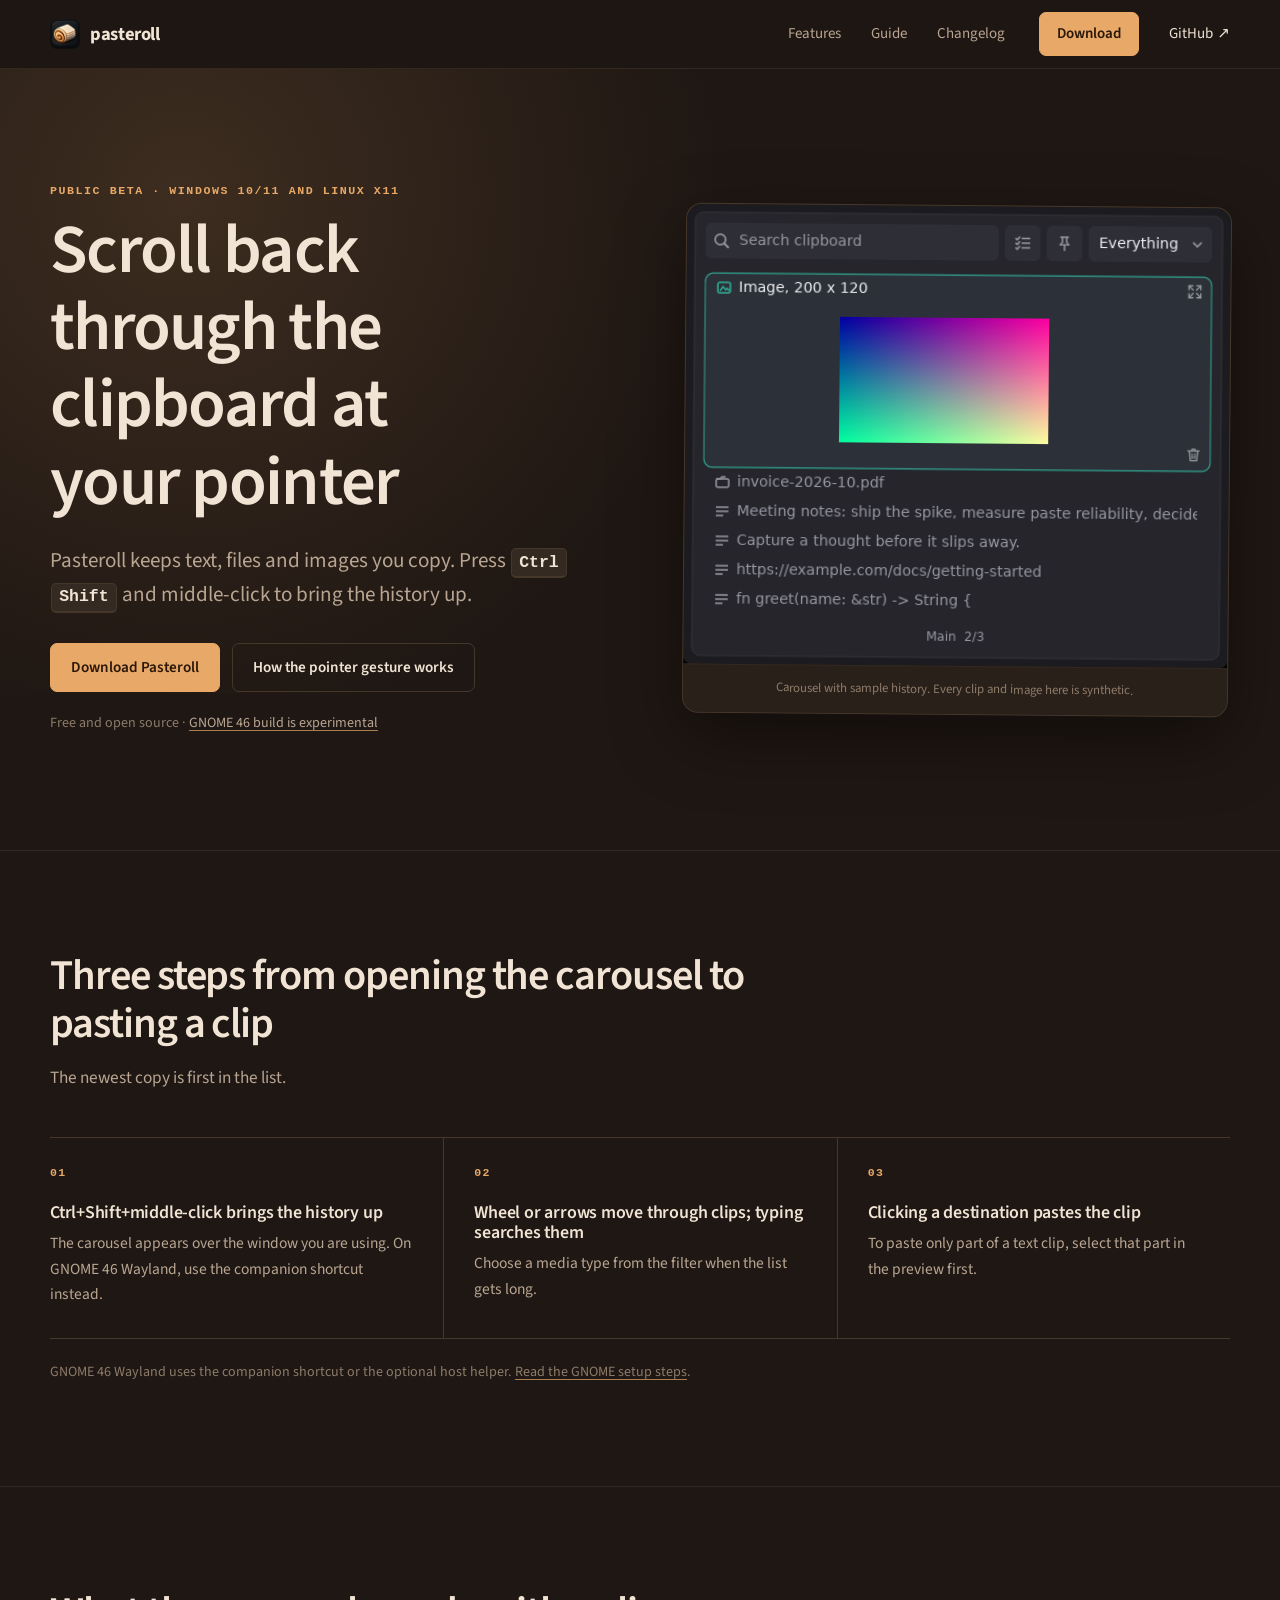
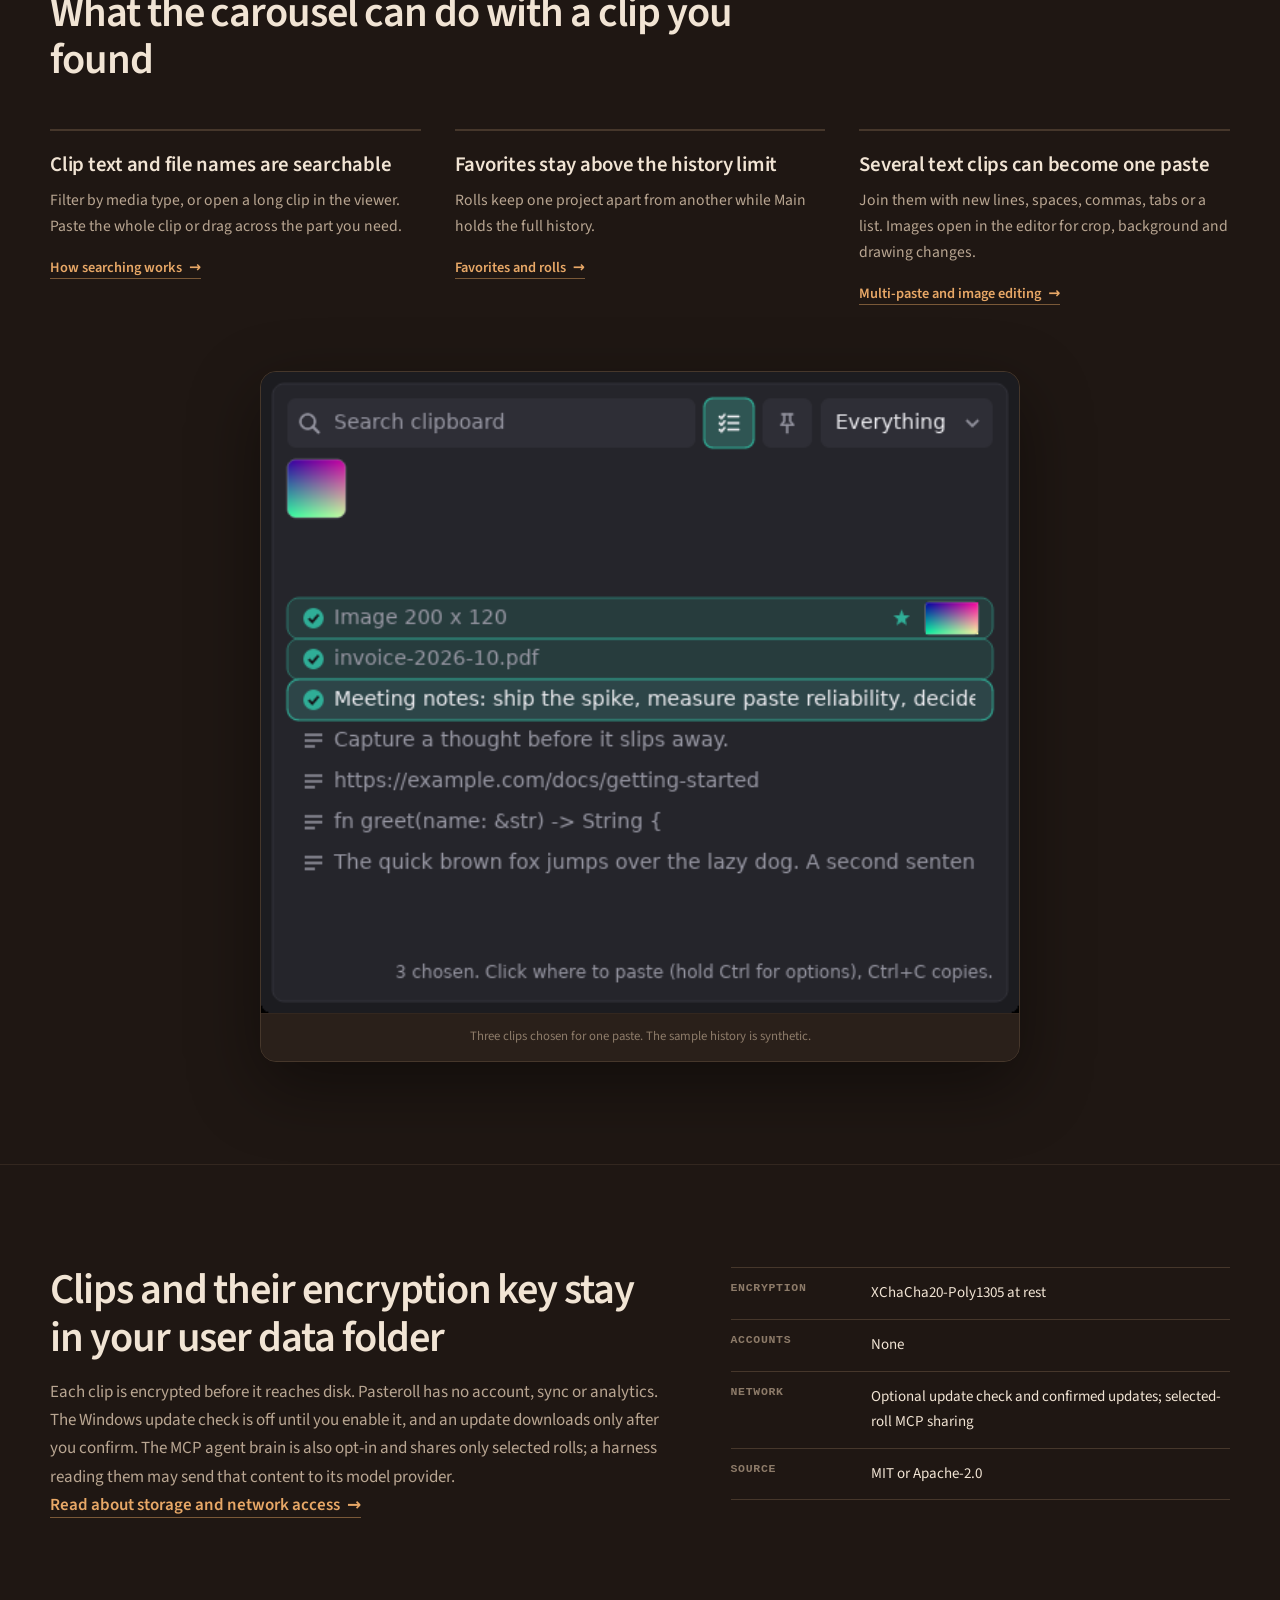
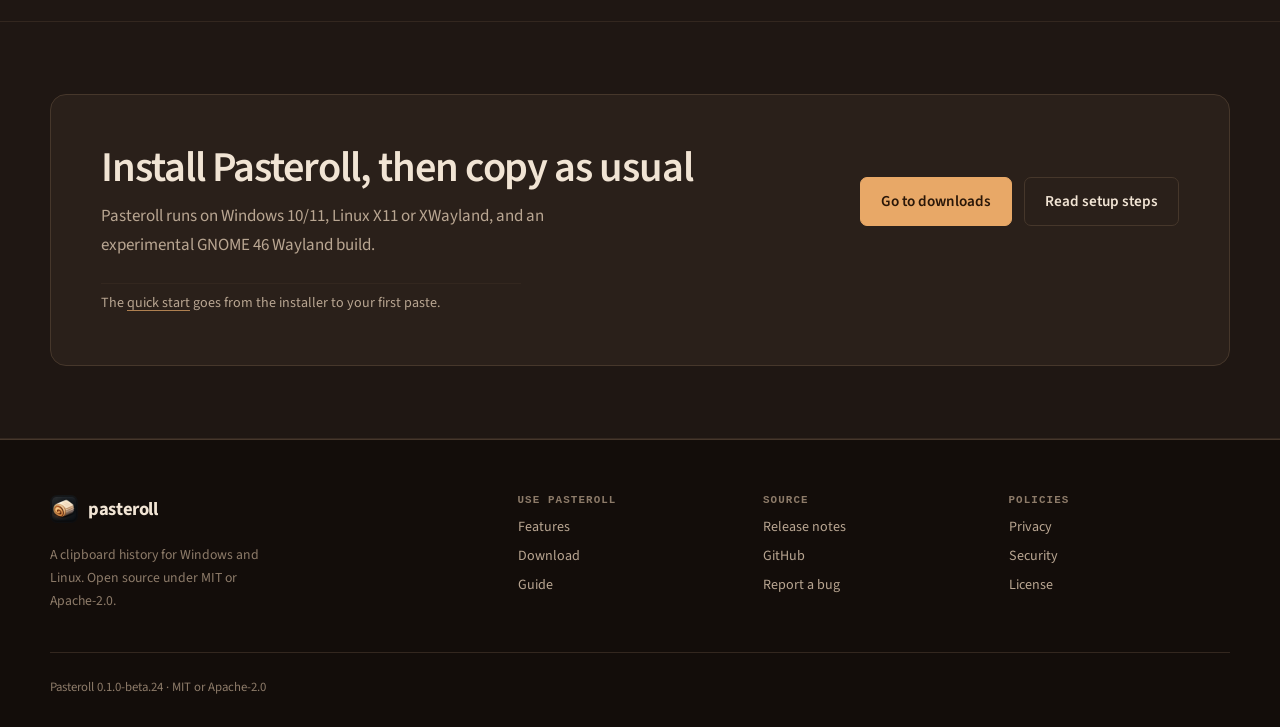
<file: index.html>
<!doctype html>
<html lang="en" class="no-js" data-theme="dark">
<head>
<meta charset="utf-8">
<meta name="viewport" content="width=device-width, initial-scale=1">
<title>Pasteroll: an earlier copy at the pointer</title>
<meta name="description" content="Pasteroll keeps a searchable history of text, files and images for Windows and Linux X11. Press Ctrl, Shift and middle-click to open an earlier copy at the pointer. An experimental GNOME 46 Wayland build is available.">

<meta name="theme-color" content="#1f1713">
<link rel="canonical" href="https://pasteroll.com/">
<link rel="icon" type="image/png" sizes="32x32" href="/assets/favicon-32.png">
<link rel="icon" type="image/png" sizes="64x64" href="/assets/favicon-64.png">
<link rel="apple-touch-icon" href="/assets/apple-touch-icon.png">
<meta property="og:type" content="website">
<meta property="og:site_name" content="Pasteroll">
<meta property="og:title" content="Pasteroll: an earlier copy at the pointer">
<meta property="og:description" content="Pasteroll keeps a searchable history of text, files and images for Windows and Linux X11. Press Ctrl, Shift and middle-click to open an earlier copy at the pointer. An experimental GNOME 46 Wayland build is available.">
<meta property="og:url" content="https://pasteroll.com/">
<meta property="og:image" content="https://pasteroll.com/assets/og.png">
<meta name="twitter:card" content="summary_large_image">
<link rel="stylesheet" href="/styles.css">
</head>
<body>
<a class="skip" href="#main">Skip to content</a>
<header class="site-header">
  <div class="shell header-inner">
    <a class="brand" href="/" aria-label="Pasteroll home">
      <img src="/assets/favicon-64.png" width="30" height="30" alt="">
      <span>pasteroll</span>
    </a>
    <button class="menu-button" type="button" aria-expanded="false" aria-controls="site-menu">
      <span class="menu-icon" aria-hidden="true"></span><span>Menu</span>
    </button>
    <nav class="site-nav" id="site-menu" aria-label="Main navigation">
      <a href="/features/">Features</a><a href="/guide/">Guide</a><a href="/changelog/">Changelog</a><a class="nav-download" href="/download/">Download</a>
      <a class="nav-github" href="https://github.com/qpd-v/pasteroll" rel="noopener">GitHub <span aria-hidden="true">↗</span></a>
    </nav>
  </div>
</header>
<main id="main"><section class="hero">
  <div class="shell hero-grid">
    <div class="hero-copy">
      <p class="eyebrow">Public beta · Windows 10/11 and Linux X11</p>
      <h1>Scroll back through the clipboard at your pointer</h1>
      <p class="lede">Pasteroll keeps text, files and images you copy. Press <kbd>Ctrl</kbd><kbd>Shift</kbd> and middle-click to bring the history up.</p>
      <div class="actions"><a class="button primary" href="/download/">Download Pasteroll</a><a class="button quiet" href="#how">How the pointer gesture works</a></div>
      <p class="hero-meta">Free and open source · <a href="/download/#gnome">GNOME 46 build is experimental</a></p>
    </div>
    <figure class="app-frame hero-app">
      <img src="/assets/shots/carousel.png" width="520" height="440" alt="Pasteroll carousel showing an image and a list of copied clips">
      <figcaption>Carousel with sample history. Every clip and image here is synthetic.</figcaption>
    </figure>
  </div>
</section>

<section class="section workflow" id="how">
  <div class="shell">
    <div class="section-head"><h2>Three steps from opening the carousel to pasting a clip</h2><p>The newest copy is first in the list.</p></div>
    <ol class="steps">
      <li><span class="step-num">01</span><h3>Ctrl+Shift+middle-click brings the history up</h3><p>The carousel appears over the window you are using. On GNOME 46 Wayland, use the companion shortcut instead.</p></li>
      <li><span class="step-num">02</span><h3>Wheel or arrows move through clips; typing searches them</h3><p>Choose a media type from the filter when the list gets long.</p></li>
      <li><span class="step-num">03</span><h3>Clicking a destination pastes the clip</h3><p>To paste only part of a text clip, select that part in the preview first.</p></li>
    </ol>
    <p class="note">GNOME 46 Wayland uses the companion shortcut or the optional host helper. <a href="/guide/#gnome">Read the GNOME setup steps</a>.</p>
  </div>
</section>

<section class="section benefits" id="features">
  <div class="shell">
    <div class="section-head"><h2>What the carousel can do with a clip you found</h2></div>
    <div class="benefit-grid">
      <article class="benefit"><h3>Clip text and file names are searchable</h3><p>Filter by media type, or open a long clip in the viewer. Paste the whole clip or drag across the part you need.</p><a class="text-link" href="/features/#find">How searching works <span aria-hidden="true">→</span></a></article>
      <article class="benefit"><h3>Favorites stay above the history limit</h3><p>Rolls keep one project apart from another while Main holds the full history.</p><a class="text-link" href="/features/#keep">Favorites and rolls <span aria-hidden="true">→</span></a></article>
      <article class="benefit"><h3>Several text clips can become one paste</h3><p>Join them with new lines, spaces, commas, tabs or a list. Images open in the editor for crop, background and drawing changes.</p><a class="text-link" href="/features/#compose">Multi-paste and image editing <span aria-hidden="true">→</span></a></article>
    </div>
    <figure class="app-frame wide-shot"><img src="/assets/shots/multi-paste.png" width="520" height="440" alt="Pasteroll with three clips chosen for multi-paste"><figcaption>Three clips chosen for one paste. The sample history is synthetic.</figcaption></figure>
  </div>
</section>

<section class="section trust-summary" id="privacy">
  <div class="shell trust-grid">
    <div><h2>Clips and their encryption key stay in your user data folder</h2><p>Each clip is encrypted before it reaches disk. Pasteroll has no account, sync or analytics. The Windows update check is off until you enable it, and an update downloads only after you confirm. The MCP agent brain is also opt-in and shares only selected rolls; a harness reading them may send that content to its model provider.</p><a class="text-link" href="/privacy/">Read about storage and network access <span aria-hidden="true">→</span></a></div>
    <dl class="fact-list"><div><dt>Encryption</dt><dd>XChaCha20-Poly1305 at rest</dd></div><div><dt>Accounts</dt><dd>None</dd></div><div><dt>Network</dt><dd>Optional update check and confirmed updates; selected-roll MCP sharing</dd></div><div><dt>Source</dt><dd>MIT or Apache-2.0</dd></div></dl>
  </div>
</section>

<section class="section final-cta" id="download">
  <div class="shell cta-panel">
    <div><h2>Install Pasteroll, then copy as usual</h2><p>Pasteroll runs on Windows 10/11, Linux X11 or XWayland, and an experimental GNOME 46 Wayland build.</p></div>
    <div class="cta-actions"><a class="button primary" href="/download/">Go to downloads</a><a class="button quiet" href="/guide/">Read setup steps</a></div>
    <p class="fine" id="faq">The <a href="/guide/#getting-started">quick start</a> goes from the installer to your first paste.</p>
  </div>
</section>
</main>
<footer class="site-footer">
  <div class="shell footer-grid">
    <div class="footer-brand">
      <a class="brand" href="/" aria-label="Pasteroll home"><img src="/assets/favicon-64.png" width="28" height="28" alt=""><span>pasteroll</span></a>
      <p>A clipboard history for Windows and Linux. Open source under MIT or Apache-2.0.</p>
    </div>
    <div class="footer-links">
      <div><h2>Use Pasteroll</h2><a href="/features/">Features</a><a href="/download/">Download</a><a href="/guide/">Guide</a></div>
      <div><h2>Source</h2><a href="/changelog/">Release notes</a><a href="https://github.com/qpd-v/pasteroll" rel="noopener">GitHub</a><a href="https://github.com/qpd-v/pasteroll/issues" rel="noopener">Report a bug</a></div>
      <div><h2>Policies</h2><a href="/privacy/">Privacy</a><a href="https://github.com/qpd-v/pasteroll/blob/main/SECURITY.md" rel="noopener">Security</a><a href="https://github.com/qpd-v/pasteroll/blob/main/LICENSE-MIT" rel="noopener">License</a></div>
    </div>
    <div class="footer-bottom">
      <p>Pasteroll 0.1.0-beta.24 · MIT or Apache-2.0</p>
    </div>
  </div>
</footer>
<script src="/script.js" defer></script>
</body>
</html>
</file>
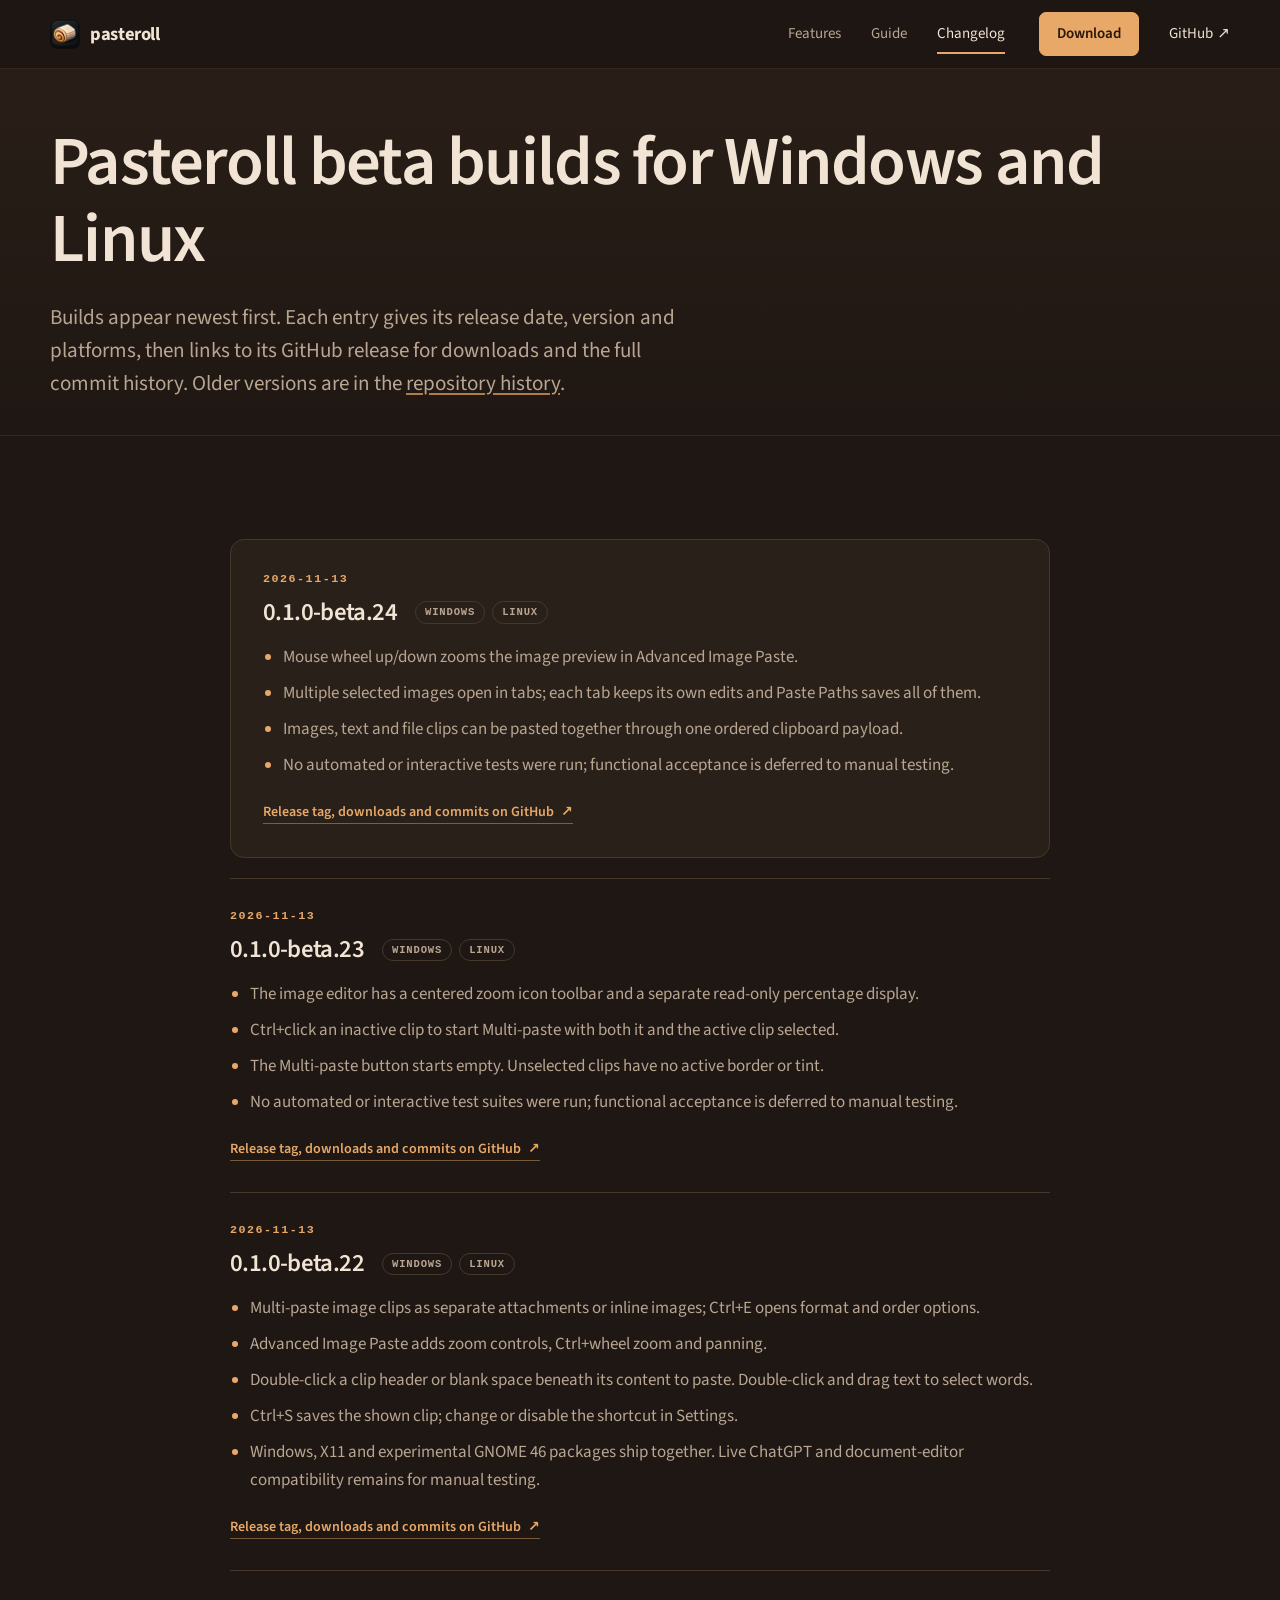
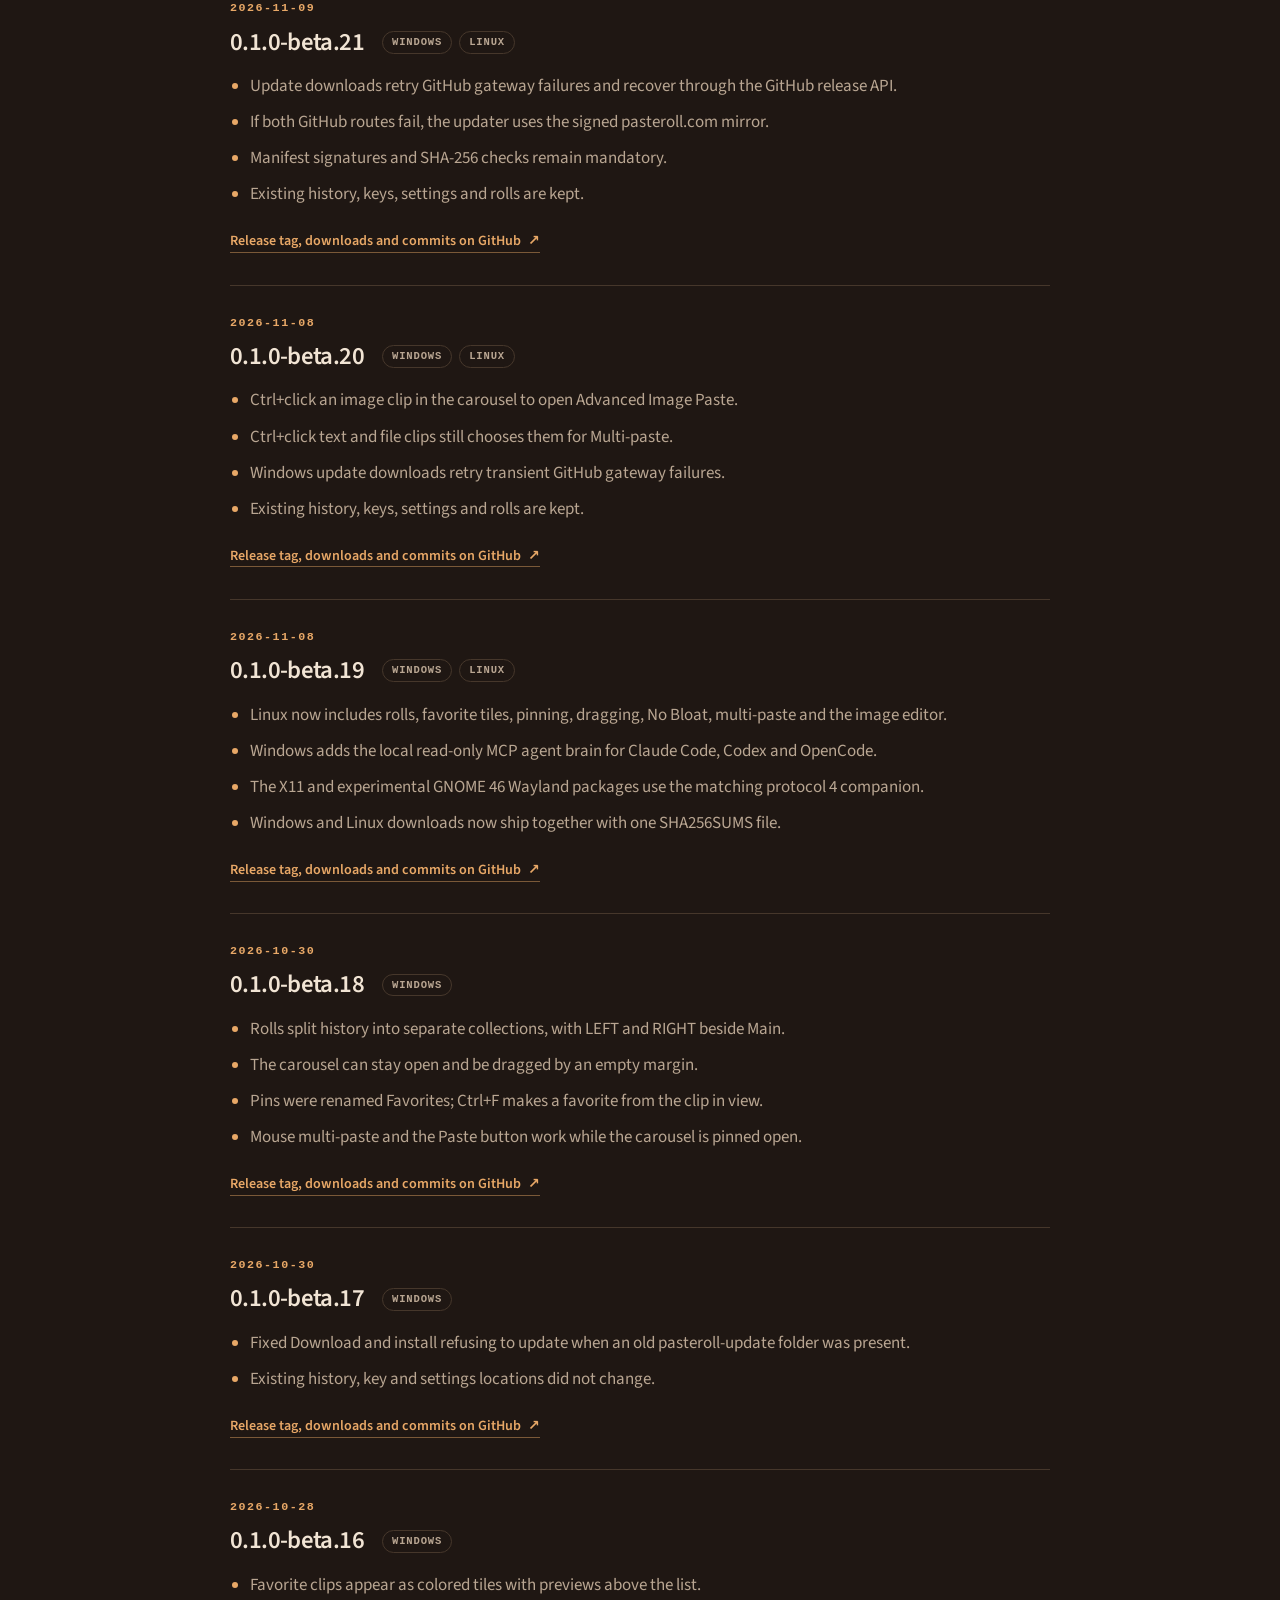
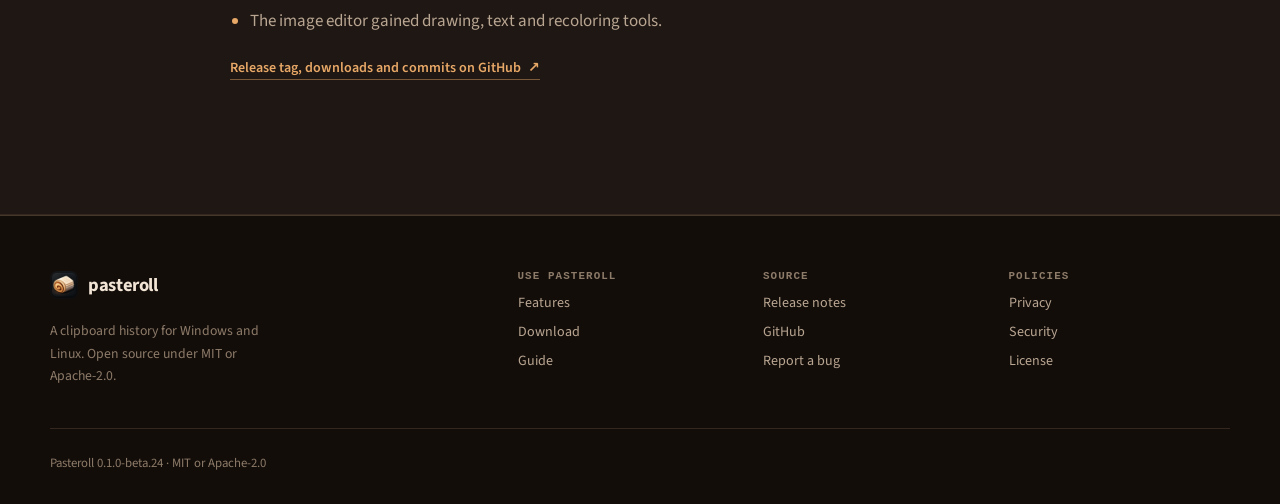
<file: changelog/index.html>
<!doctype html>
<html lang="en" class="no-js" data-theme="dark">
<head>
<meta charset="utf-8">
<meta name="viewport" content="width=device-width, initial-scale=1">
<title>Beta builds for Windows and Linux — Pasteroll</title>
<meta name="description" content="Pasteroll beta release notes for Windows and Linux, newest first, with dates, platforms, downloads and commit history.">

<meta name="theme-color" content="#1f1713">
<link rel="canonical" href="https://pasteroll.com/changelog/">
<link rel="icon" type="image/png" sizes="32x32" href="/assets/favicon-32.png">
<link rel="icon" type="image/png" sizes="64x64" href="/assets/favicon-64.png">
<link rel="apple-touch-icon" href="/assets/apple-touch-icon.png">
<meta property="og:type" content="website">
<meta property="og:site_name" content="Pasteroll">
<meta property="og:title" content="Beta builds for Windows and Linux — Pasteroll">
<meta property="og:description" content="Pasteroll beta release notes for Windows and Linux, newest first, with dates, platforms, downloads and commit history.">
<meta property="og:url" content="https://pasteroll.com/changelog/">
<meta property="og:image" content="https://pasteroll.com/assets/og.png">
<meta name="twitter:card" content="summary_large_image">
<link rel="stylesheet" href="/styles.css">
</head>
<body>
<a class="skip" href="#main">Skip to content</a>
<header class="site-header">
  <div class="shell header-inner">
    <a class="brand" href="/" aria-label="Pasteroll home">
      <img src="/assets/favicon-64.png" width="30" height="30" alt="">
      <span>pasteroll</span>
    </a>
    <button class="menu-button" type="button" aria-expanded="false" aria-controls="site-menu">
      <span class="menu-icon" aria-hidden="true"></span><span>Menu</span>
    </button>
    <nav class="site-nav" id="site-menu" aria-label="Main navigation">
      <a href="/features/">Features</a><a href="/guide/">Guide</a><a href="/changelog/" aria-current="page">Changelog</a><a class="nav-download" href="/download/">Download</a>
      <a class="nav-github" href="https://github.com/qpd-v/pasteroll" rel="noopener">GitHub <span aria-hidden="true">↗</span></a>
    </nav>
  </div>
</header>
<main id="main"><section class="page-hero compact"><div class="shell"><h1>Pasteroll beta builds for Windows and Linux</h1><p class="lede">Builds appear newest first. Each entry gives its release date, version and platforms, then links to its GitHub release for downloads and the full commit history. Older versions are in the <a href="https://github.com/qpd-v/pasteroll/commits/main" rel="noopener">repository history</a>.</p></div></section>
<section class="section"><div class="shell release-list"><article class="release featured">
  <div class="release-head"><p class="eyebrow">2026-11-13</p><h2>0.1.0-beta.24</h2><div class="tags"><span class="tag">Windows</span><span class="tag">Linux</span></div></div>
  <ul><li>Mouse wheel up/down zooms the image preview in Advanced Image Paste.</li><li>Multiple selected images open in tabs; each tab keeps its own edits and Paste Paths saves all of them.</li><li>Images, text and file clips can be pasted together through one ordered clipboard payload.</li><li>No automated or interactive tests were run; functional acceptance is deferred to manual testing.</li></ul>
  <a class="text-link" href="https://github.com/qpd-v/pasteroll/releases/tag/v0.1.0-beta.24" rel="noopener" aria-label="Open the Pasteroll 0.1.0-beta.24 release tag on GitHub">Release tag, downloads and commits on GitHub <span aria-hidden="true">↗</span></a>
</article><article class="release">
  <div class="release-head"><p class="eyebrow">2026-11-13</p><h2>0.1.0-beta.23</h2><div class="tags"><span class="tag">Windows</span><span class="tag">Linux</span></div></div>
  <ul><li>The image editor has a centered zoom icon toolbar and a separate read-only percentage display.</li><li>Ctrl+click an inactive clip to start Multi-paste with both it and the active clip selected.</li><li>The Multi-paste button starts empty. Unselected clips have no active border or tint.</li><li>No automated or interactive test suites were run; functional acceptance is deferred to manual testing.</li></ul>
  <a class="text-link" href="https://github.com/qpd-v/pasteroll/releases/tag/v0.1.0-beta.23" rel="noopener" aria-label="Open the Pasteroll 0.1.0-beta.23 release tag on GitHub">Release tag, downloads and commits on GitHub <span aria-hidden="true">↗</span></a>
</article><article class="release">
  <div class="release-head"><p class="eyebrow">2026-11-13</p><h2>0.1.0-beta.22</h2><div class="tags"><span class="tag">Windows</span><span class="tag">Linux</span></div></div>
  <ul><li>Multi-paste image clips as separate attachments or inline images; Ctrl+E opens format and order options.</li><li>Advanced Image Paste adds zoom controls, Ctrl+wheel zoom and panning.</li><li>Double-click a clip header or blank space beneath its content to paste. Double-click and drag text to select words.</li><li>Ctrl+S saves the shown clip; change or disable the shortcut in Settings.</li><li>Windows, X11 and experimental GNOME 46 packages ship together. Live ChatGPT and document-editor compatibility remains for manual testing.</li></ul>
  <a class="text-link" href="https://github.com/qpd-v/pasteroll/releases/tag/v0.1.0-beta.22" rel="noopener" aria-label="Open the Pasteroll 0.1.0-beta.22 release tag on GitHub">Release tag, downloads and commits on GitHub <span aria-hidden="true">↗</span></a>
</article><article class="release">
  <div class="release-head"><p class="eyebrow">2026-11-09</p><h2>0.1.0-beta.21</h2><div class="tags"><span class="tag">Windows</span><span class="tag">Linux</span></div></div>
  <ul><li>Update downloads retry GitHub gateway failures and recover through the GitHub release API.</li><li>If both GitHub routes fail, the updater uses the signed pasteroll.com mirror.</li><li>Manifest signatures and SHA-256 checks remain mandatory.</li><li>Existing history, keys, settings and rolls are kept.</li></ul>
  <a class="text-link" href="https://github.com/qpd-v/pasteroll/releases/tag/v0.1.0-beta.21" rel="noopener" aria-label="Open the Pasteroll 0.1.0-beta.21 release tag on GitHub">Release tag, downloads and commits on GitHub <span aria-hidden="true">↗</span></a>
</article><article class="release">
  <div class="release-head"><p class="eyebrow">2026-11-08</p><h2>0.1.0-beta.20</h2><div class="tags"><span class="tag">Windows</span><span class="tag">Linux</span></div></div>
  <ul><li>Ctrl+click an image clip in the carousel to open Advanced Image Paste.</li><li>Ctrl+click text and file clips still chooses them for Multi-paste.</li><li>Windows update downloads retry transient GitHub gateway failures.</li><li>Existing history, keys, settings and rolls are kept.</li></ul>
  <a class="text-link" href="https://github.com/qpd-v/pasteroll/releases/tag/v0.1.0-beta.20" rel="noopener" aria-label="Open the Pasteroll 0.1.0-beta.20 release tag on GitHub">Release tag, downloads and commits on GitHub <span aria-hidden="true">↗</span></a>
</article><article class="release">
  <div class="release-head"><p class="eyebrow">2026-11-08</p><h2>0.1.0-beta.19</h2><div class="tags"><span class="tag">Windows</span><span class="tag">Linux</span></div></div>
  <ul><li>Linux now includes rolls, favorite tiles, pinning, dragging, No Bloat, multi-paste and the image editor.</li><li>Windows adds the local read-only MCP agent brain for Claude Code, Codex and OpenCode.</li><li>The X11 and experimental GNOME 46 Wayland packages use the matching protocol 4 companion.</li><li>Windows and Linux downloads now ship together with one SHA256SUMS file.</li></ul>
  <a class="text-link" href="https://github.com/qpd-v/pasteroll/releases/tag/v0.1.0-beta.19" rel="noopener" aria-label="Open the Pasteroll 0.1.0-beta.19 release tag on GitHub">Release tag, downloads and commits on GitHub <span aria-hidden="true">↗</span></a>
</article><article class="release">
  <div class="release-head"><p class="eyebrow">2026-10-30</p><h2>0.1.0-beta.18</h2><div class="tags"><span class="tag">Windows</span></div></div>
  <ul><li>Rolls split history into separate collections, with LEFT and RIGHT beside Main.</li><li>The carousel can stay open and be dragged by an empty margin.</li><li>Pins were renamed Favorites; Ctrl+F makes a favorite from the clip in view.</li><li>Mouse multi-paste and the Paste button work while the carousel is pinned open.</li></ul>
  <a class="text-link" href="https://github.com/qpd-v/pasteroll/releases/tag/v0.1.0-beta.18" rel="noopener" aria-label="Open the Pasteroll 0.1.0-beta.18 release tag on GitHub">Release tag, downloads and commits on GitHub <span aria-hidden="true">↗</span></a>
</article><article class="release">
  <div class="release-head"><p class="eyebrow">2026-10-30</p><h2>0.1.0-beta.17</h2><div class="tags"><span class="tag">Windows</span></div></div>
  <ul><li>Fixed Download and install refusing to update when an old pasteroll-update folder was present.</li><li>Existing history, key and settings locations did not change.</li></ul>
  <a class="text-link" href="https://github.com/qpd-v/pasteroll/releases/tag/v0.1.0-beta.17" rel="noopener" aria-label="Open the Pasteroll 0.1.0-beta.17 release tag on GitHub">Release tag, downloads and commits on GitHub <span aria-hidden="true">↗</span></a>
</article><article class="release">
  <div class="release-head"><p class="eyebrow">2026-10-28</p><h2>0.1.0-beta.16</h2><div class="tags"><span class="tag">Windows</span></div></div>
  <ul><li>Favorite clips appear as colored tiles with previews above the list.</li><li>The image editor gained drawing, text and recoloring tools.</li></ul>
  <a class="text-link" href="https://github.com/qpd-v/pasteroll/releases/tag/v0.1.0-beta.16" rel="noopener" aria-label="Open the Pasteroll 0.1.0-beta.16 release tag on GitHub">Release tag, downloads and commits on GitHub <span aria-hidden="true">↗</span></a>
</article></div></section></main>
<footer class="site-footer">
  <div class="shell footer-grid">
    <div class="footer-brand">
      <a class="brand" href="/" aria-label="Pasteroll home"><img src="/assets/favicon-64.png" width="28" height="28" alt=""><span>pasteroll</span></a>
      <p>A clipboard history for Windows and Linux. Open source under MIT or Apache-2.0.</p>
    </div>
    <div class="footer-links">
      <div><h2>Use Pasteroll</h2><a href="/features/">Features</a><a href="/download/">Download</a><a href="/guide/">Guide</a></div>
      <div><h2>Source</h2><a href="/changelog/">Release notes</a><a href="https://github.com/qpd-v/pasteroll" rel="noopener">GitHub</a><a href="https://github.com/qpd-v/pasteroll/issues" rel="noopener">Report a bug</a></div>
      <div><h2>Policies</h2><a href="/privacy/">Privacy</a><a href="https://github.com/qpd-v/pasteroll/blob/main/SECURITY.md" rel="noopener">Security</a><a href="https://github.com/qpd-v/pasteroll/blob/main/LICENSE-MIT" rel="noopener">License</a></div>
    </div>
    <div class="footer-bottom">
      <p>Pasteroll 0.1.0-beta.24 · MIT or Apache-2.0</p>
    </div>
  </div>
</footer>
<script src="/script.js" defer></script>
</body>
</html>
</file>
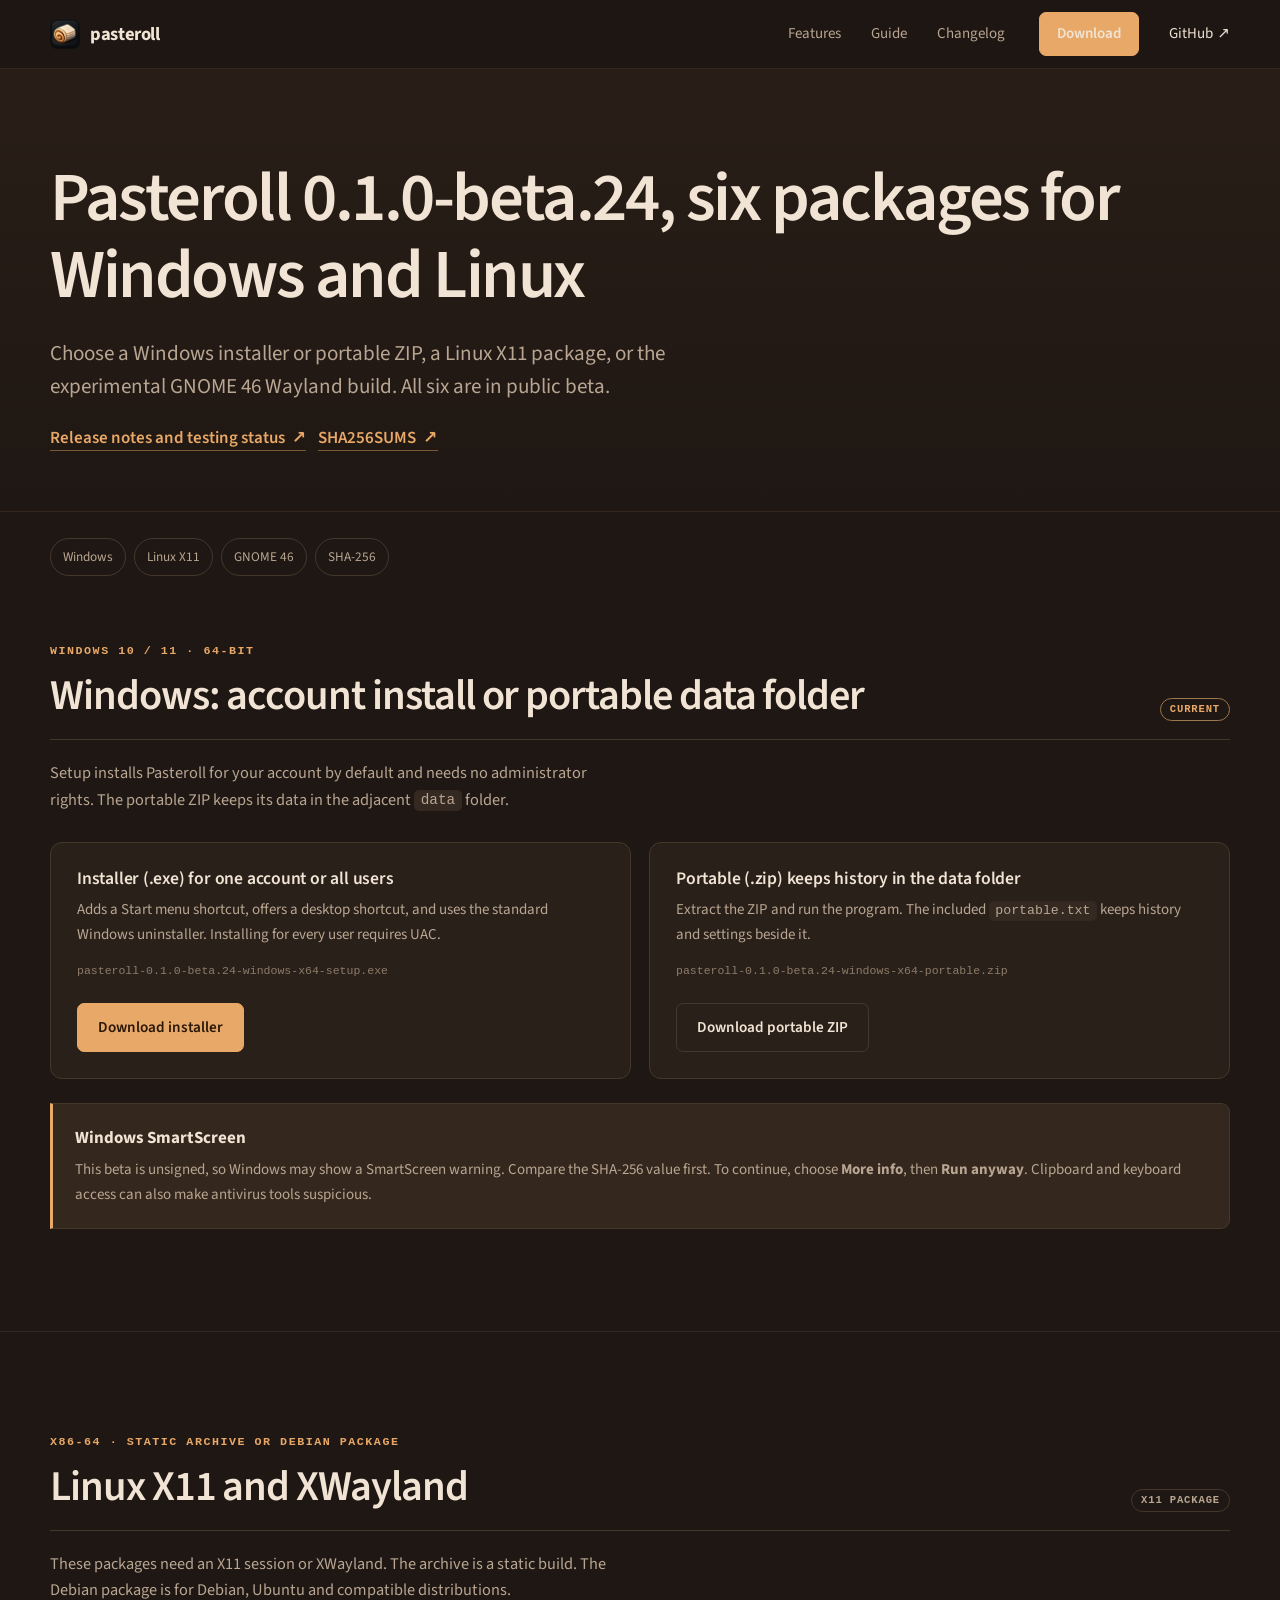
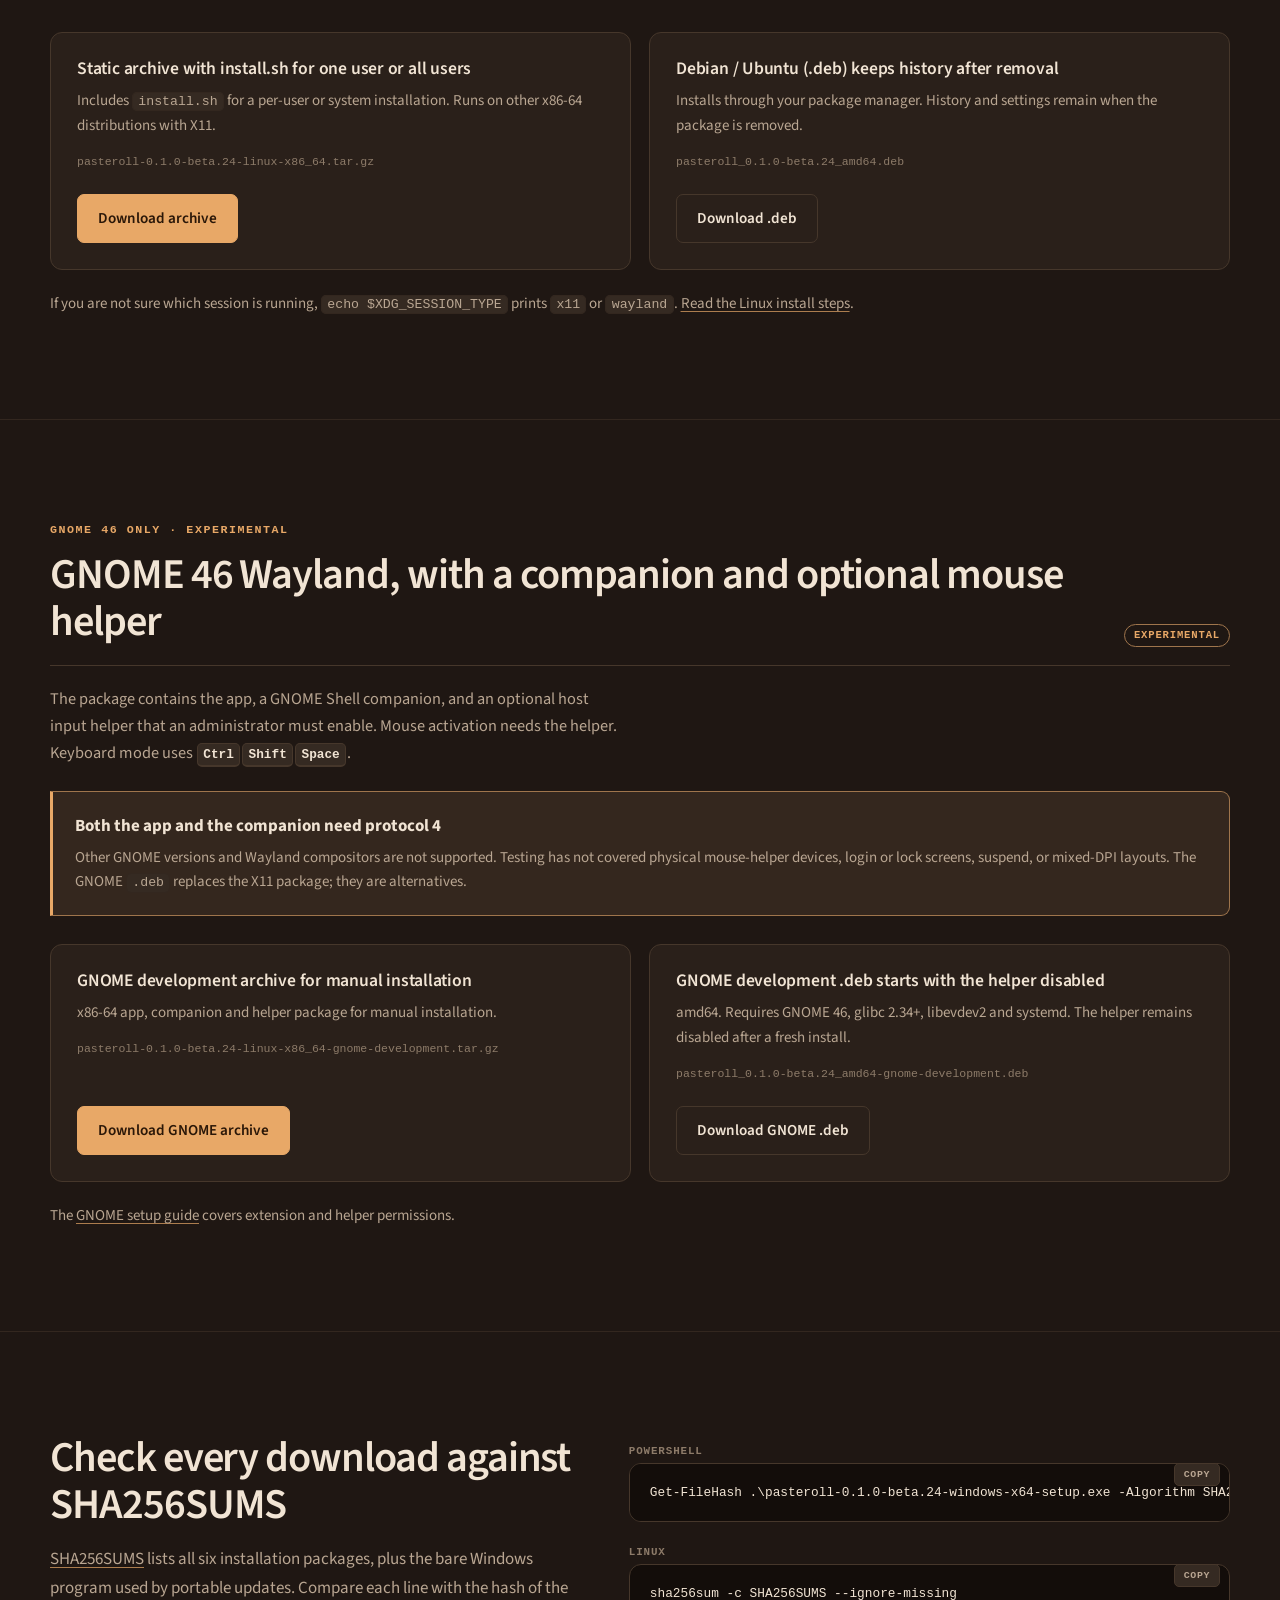
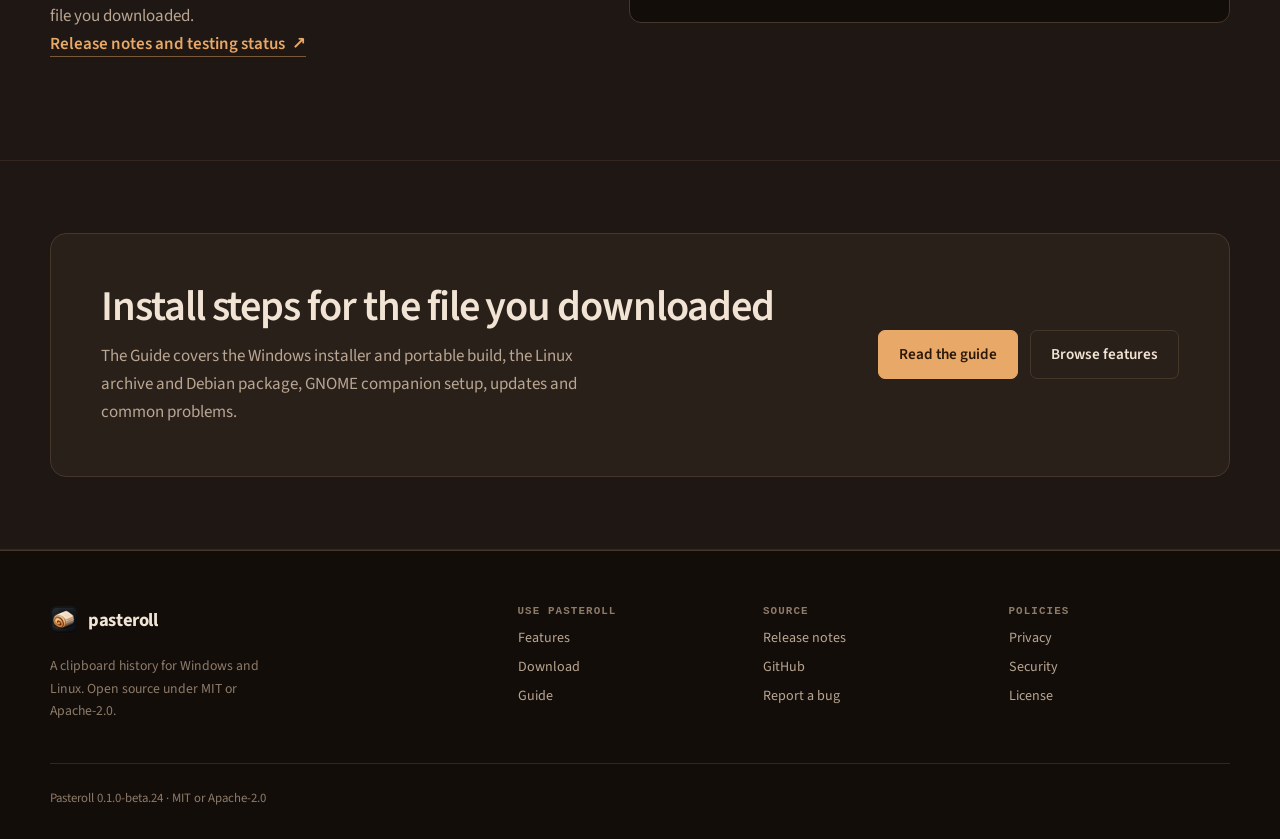
<file: download/index.html>
<!doctype html>
<html lang="en" class="no-js" data-theme="dark">
<head>
<meta charset="utf-8">
<meta name="viewport" content="width=device-width, initial-scale=1">
<title>Download — Pasteroll</title>
<meta name="description" content="Download Pasteroll for Windows 10 or 11, Linux X11 or XWayland, or the experimental GNOME 46 Wayland build.">

<meta name="theme-color" content="#1f1713">
<link rel="canonical" href="https://pasteroll.com/download/">
<link rel="icon" type="image/png" sizes="32x32" href="/assets/favicon-32.png">
<link rel="icon" type="image/png" sizes="64x64" href="/assets/favicon-64.png">
<link rel="apple-touch-icon" href="/assets/apple-touch-icon.png">
<meta property="og:type" content="website">
<meta property="og:site_name" content="Pasteroll">
<meta property="og:title" content="Download — Pasteroll">
<meta property="og:description" content="Download Pasteroll for Windows 10 or 11, Linux X11 or XWayland, or the experimental GNOME 46 Wayland build.">
<meta property="og:url" content="https://pasteroll.com/download/">
<meta property="og:image" content="https://pasteroll.com/assets/og.png">
<meta name="twitter:card" content="summary_large_image">
<link rel="stylesheet" href="/styles.css">
</head>
<body>
<a class="skip" href="#main">Skip to content</a>
<header class="site-header">
  <div class="shell header-inner">
    <a class="brand" href="/" aria-label="Pasteroll home">
      <img src="/assets/favicon-64.png" width="30" height="30" alt="">
      <span>pasteroll</span>
    </a>
    <button class="menu-button" type="button" aria-expanded="false" aria-controls="site-menu">
      <span class="menu-icon" aria-hidden="true"></span><span>Menu</span>
    </button>
    <nav class="site-nav" id="site-menu" aria-label="Main navigation">
      <a href="/features/">Features</a><a href="/guide/">Guide</a><a href="/changelog/">Changelog</a><a class="nav-download" href="/download/" aria-current="page">Download</a>
      <a class="nav-github" href="https://github.com/qpd-v/pasteroll" rel="noopener">GitHub <span aria-hidden="true">↗</span></a>
    </nav>
  </div>
</header>
<main id="main"><section class="page-hero download-hero"><div class="shell">
  <h1>Pasteroll 0.1.0-beta.24, six packages for Windows and Linux</h1>
  <p class="lede">Choose a Windows installer or portable ZIP, a Linux X11 package, or the experimental GNOME 46 Wayland build. All six are in public beta.</p>
  <div class="hero-links"><a class="text-link" href="https://github.com/qpd-v/pasteroll/releases/tag/v0.1.0-beta.24" rel="noopener">Release notes and testing status <span aria-hidden="true">↗</span></a><a class="text-link" href="https://pasteroll.com/assets/SHA256SUMS" rel="noopener">SHA256SUMS <span aria-hidden="true">↗</span></a></div>
</div></section>

<nav class="page-index shell" aria-label="Download sections"><a href="#windows">Windows</a><a href="#linux">Linux X11</a><a href="#gnome">GNOME 46</a><a href="#verify">SHA-256</a></nav>

<section class="section download-section" id="windows"><div class="shell">
  <div class="platform-head"><div><p class="eyebrow">Windows 10 / 11 · 64-bit</p><h2>Windows: account install or portable data folder</h2></div><span class="tag stable">Current</span></div>
  <p class="section-intro">Setup installs Pasteroll for your account by default and needs no administrator rights. The portable ZIP keeps its data in the adjacent <code>data</code> folder.</p>
  <div class="package-grid">
    <article class="package"><div><h3>Installer (.exe) for one account or all users</h3><p>Adds a Start menu shortcut, offers a desktop shortcut, and uses the standard Windows uninstaller. Installing for every user requires UAC.</p><p class="file">pasteroll-0.1.0-beta.24-windows-x64-setup.exe</p></div><a class="button primary" href="https://pasteroll.com/downloads/pasteroll-0.1.0-beta.24-windows-x64-setup.exe">Download installer</a></article>
    <article class="package"><div><h3>Portable (.zip) keeps history in the data folder</h3><p>Extract the ZIP and run the program. The included <code>portable.txt</code> keeps history and settings beside it.</p><p class="file">pasteroll-0.1.0-beta.24-windows-x64-portable.zip</p></div><a class="button quiet" href="https://pasteroll.com/downloads/pasteroll-0.1.0-beta.24-windows-x64-portable.zip">Download portable ZIP</a></article>
  </div>
  <div class="callout"><strong>Windows SmartScreen</strong><p>This beta is unsigned, so Windows may show a SmartScreen warning. Compare the SHA-256 value first. To continue, choose <b>More info</b>, then <b>Run anyway</b>. Clipboard and keyboard access can also make antivirus tools suspicious.</p></div>
</div></section>

<section class="section download-section" id="linux"><div class="shell">
  <div class="platform-head"><div><p class="eyebrow">x86-64 · static archive or Debian package</p><h2>Linux X11 and XWayland</h2></div><span class="tag">X11 package</span></div>
  <p class="section-intro">These packages need an X11 session or XWayland. The archive is a static build. The Debian package is for Debian, Ubuntu and compatible distributions.</p>
  <div class="package-grid">
    <article class="package"><div><h3>Static archive with install.sh for one user or all users</h3><p>Includes <code>install.sh</code> for a per-user or system installation. Runs on other x86-64 distributions with X11.</p><p class="file">pasteroll-0.1.0-beta.24-linux-x86_64.tar.gz</p></div><a class="button primary" href="https://pasteroll.com/downloads/pasteroll-0.1.0-beta.24-linux-x86_64.tar.gz">Download archive</a></article>
    <article class="package"><div><h3>Debian / Ubuntu (.deb) keeps history after removal</h3><p>Installs through your package manager. History and settings remain when the package is removed.</p><p class="file">pasteroll_0.1.0-beta.24_amd64.deb</p></div><a class="button quiet" href="https://pasteroll.com/downloads/pasteroll_0.1.0-beta.24_amd64.deb">Download .deb</a></article>
  </div>
  <p class="section-note">If you are not sure which session is running, <code>echo $XDG_SESSION_TYPE</code> prints <code>x11</code> or <code>wayland</code>. <a href="/guide/#linux">Read the Linux install steps</a>.</p>
</div></section>

<section class="section download-section" id="gnome"><div class="shell">
  <div class="platform-head"><div><p class="eyebrow">GNOME 46 only · experimental</p><h2>GNOME 46 Wayland, with a companion and optional mouse helper</h2></div><span class="tag warning">Experimental</span></div>
  <p class="section-intro">The package contains the app, a GNOME Shell companion, and an optional host input helper that an administrator must enable. Mouse activation needs the helper. Keyboard mode uses <kbd>Ctrl</kbd><kbd>Shift</kbd><kbd>Space</kbd>.</p>
  <div class="callout warning"><strong>Both the app and the companion need protocol 4</strong><p>Other GNOME versions and Wayland compositors are not supported. Testing has not covered physical mouse-helper devices, login or lock screens, suspend, or mixed-DPI layouts. The GNOME <code>.deb</code> replaces the X11 package; they are alternatives.</p></div>
  <div class="package-grid">
    <article class="package"><div><h3>GNOME development archive for manual installation</h3><p>x86-64 app, companion and helper package for manual installation.</p><p class="file">pasteroll-0.1.0-beta.24-linux-x86_64-gnome-development.tar.gz</p></div><a class="button primary" href="https://pasteroll.com/downloads/pasteroll-0.1.0-beta.24-linux-x86_64-gnome-development.tar.gz">Download GNOME archive</a></article>
    <article class="package"><div><h3>GNOME development .deb starts with the helper disabled</h3><p>amd64. Requires GNOME 46, glibc 2.34+, libevdev2 and systemd. The helper remains disabled after a fresh install.</p><p class="file">pasteroll_0.1.0-beta.24_amd64-gnome-development.deb</p></div><a class="button quiet" href="https://pasteroll.com/downloads/pasteroll_0.1.0-beta.24_amd64-gnome-development.deb">Download GNOME .deb</a></article>
  </div>
  <p class="section-note">The <a href="https://github.com/qpd-v/pasteroll/blob/main/extensions/INPUT_HELPER.md">GNOME setup guide</a> covers extension and helper permissions.</p>
</div></section>

<section class="section verify-section" id="verify"><div class="shell verify-grid">
  <div><h2>Check every download against SHA256SUMS</h2><p><a href="https://pasteroll.com/assets/SHA256SUMS">SHA256SUMS</a> lists all six installation packages, plus the bare Windows program used by portable updates. Compare each line with the hash of the file you downloaded.</p><p><a class="text-link" href="https://github.com/qpd-v/pasteroll/releases/tag/v0.1.0-beta.24" rel="noopener">Release notes and testing status <span aria-hidden="true">↗</span></a></p></div>
  <div class="commands"><div class="code-block"><span class="code-label">PowerShell</span><button class="copy" type="button" data-copy="Get-FileHash .\pasteroll-0.1.0-beta.24-windows-x64-setup.exe -Algorithm SHA256">Copy</button><pre><code>Get-FileHash .\pasteroll-0.1.0-beta.24-windows-x64-setup.exe -Algorithm SHA256</code></pre></div><div class="code-block"><span class="code-label">Linux</span><button class="copy" type="button" data-copy="sha256sum -c SHA256SUMS --ignore-missing">Copy</button><pre><code>sha256sum -c SHA256SUMS --ignore-missing</code></pre></div></div>
</div></section>

<section class="section final-cta"><div class="shell cta-panel"><div><h2>Install steps for the file you downloaded</h2><p>The Guide covers the Windows installer and portable build, the Linux archive and Debian package, GNOME companion setup, updates and common problems.</p></div><div class="cta-actions"><a class="button primary" href="/guide/">Read the guide</a><a class="button quiet" href="/features/">Browse features</a></div></div></section>
</main>
<footer class="site-footer">
  <div class="shell footer-grid">
    <div class="footer-brand">
      <a class="brand" href="/" aria-label="Pasteroll home"><img src="/assets/favicon-64.png" width="28" height="28" alt=""><span>pasteroll</span></a>
      <p>A clipboard history for Windows and Linux. Open source under MIT or Apache-2.0.</p>
    </div>
    <div class="footer-links">
      <div><h2>Use Pasteroll</h2><a href="/features/">Features</a><a href="/download/">Download</a><a href="/guide/">Guide</a></div>
      <div><h2>Source</h2><a href="/changelog/">Release notes</a><a href="https://github.com/qpd-v/pasteroll" rel="noopener">GitHub</a><a href="https://github.com/qpd-v/pasteroll/issues" rel="noopener">Report a bug</a></div>
      <div><h2>Policies</h2><a href="/privacy/">Privacy</a><a href="https://github.com/qpd-v/pasteroll/blob/main/SECURITY.md" rel="noopener">Security</a><a href="https://github.com/qpd-v/pasteroll/blob/main/LICENSE-MIT" rel="noopener">License</a></div>
    </div>
    <div class="footer-bottom">
      <p>Pasteroll 0.1.0-beta.24 · MIT or Apache-2.0</p>
    </div>
  </div>
</footer>
<script src="/script.js" defer></script>
</body>
</html>
</file>
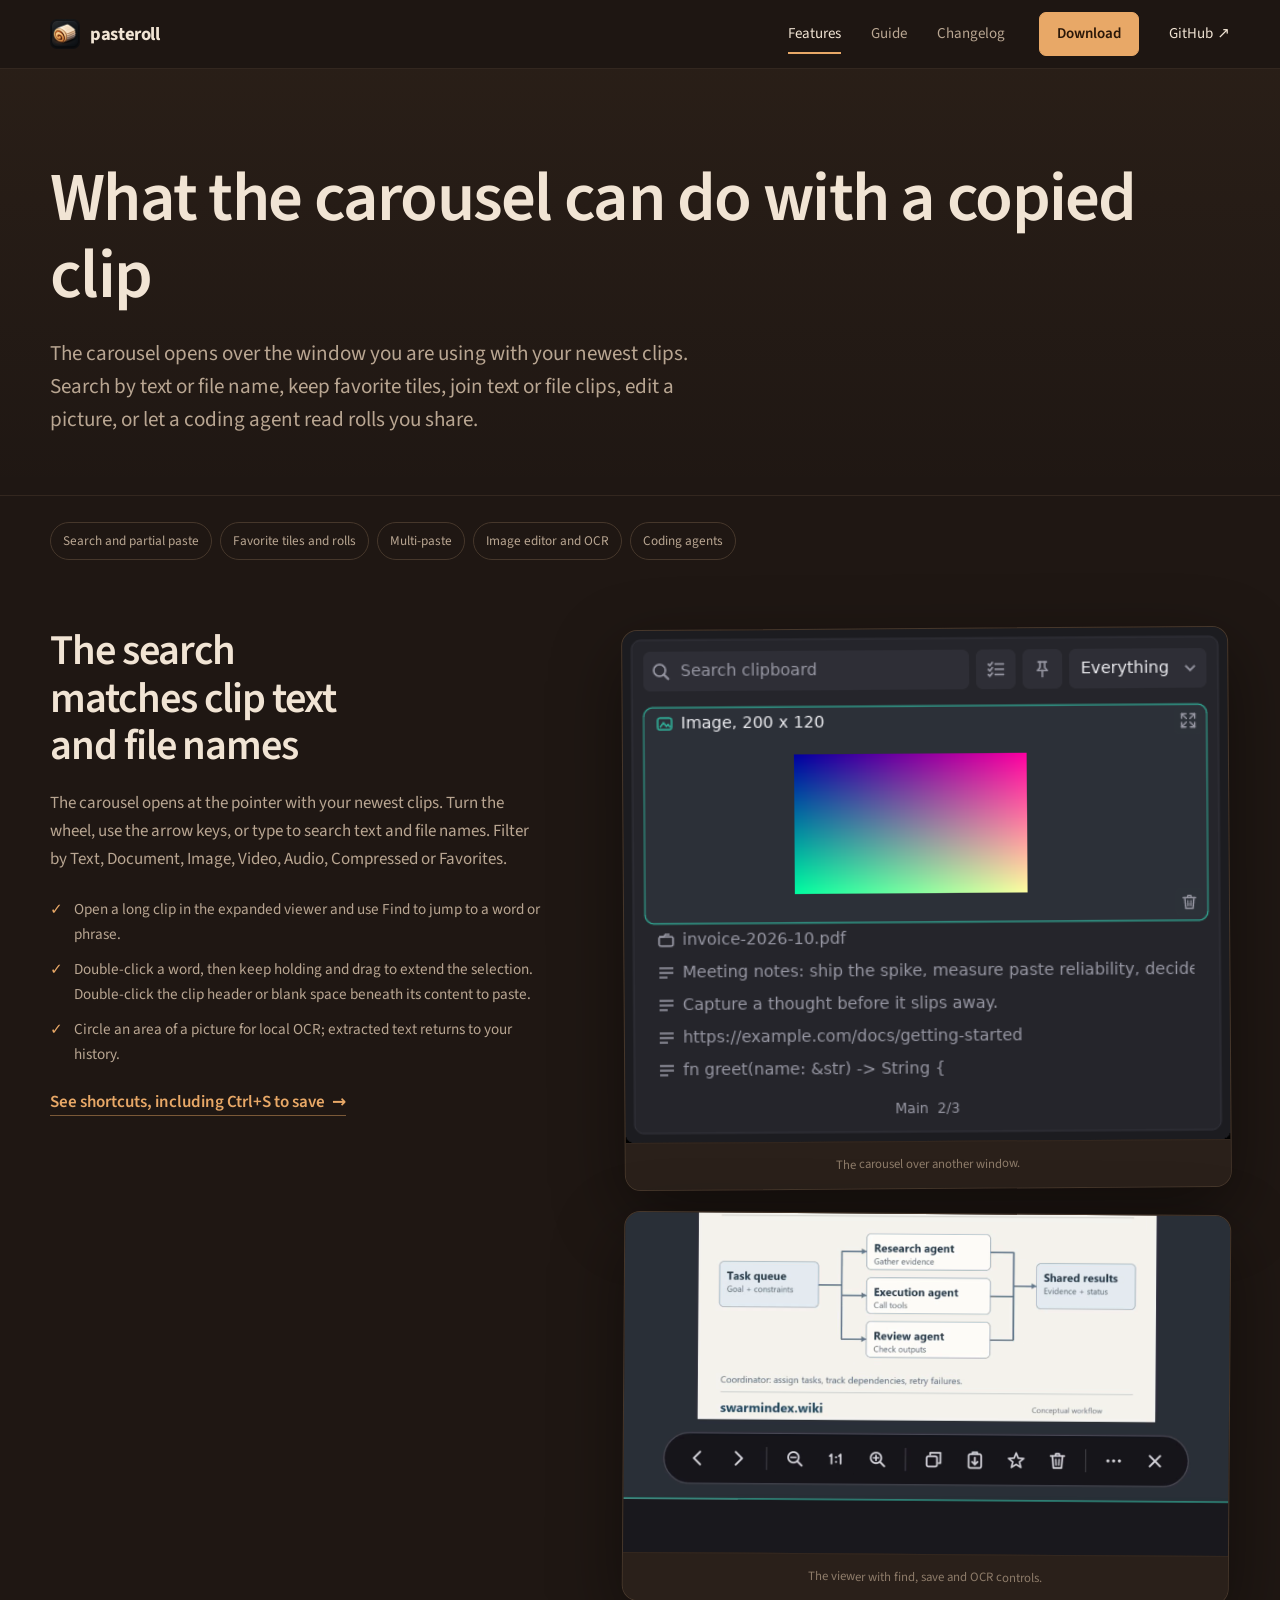
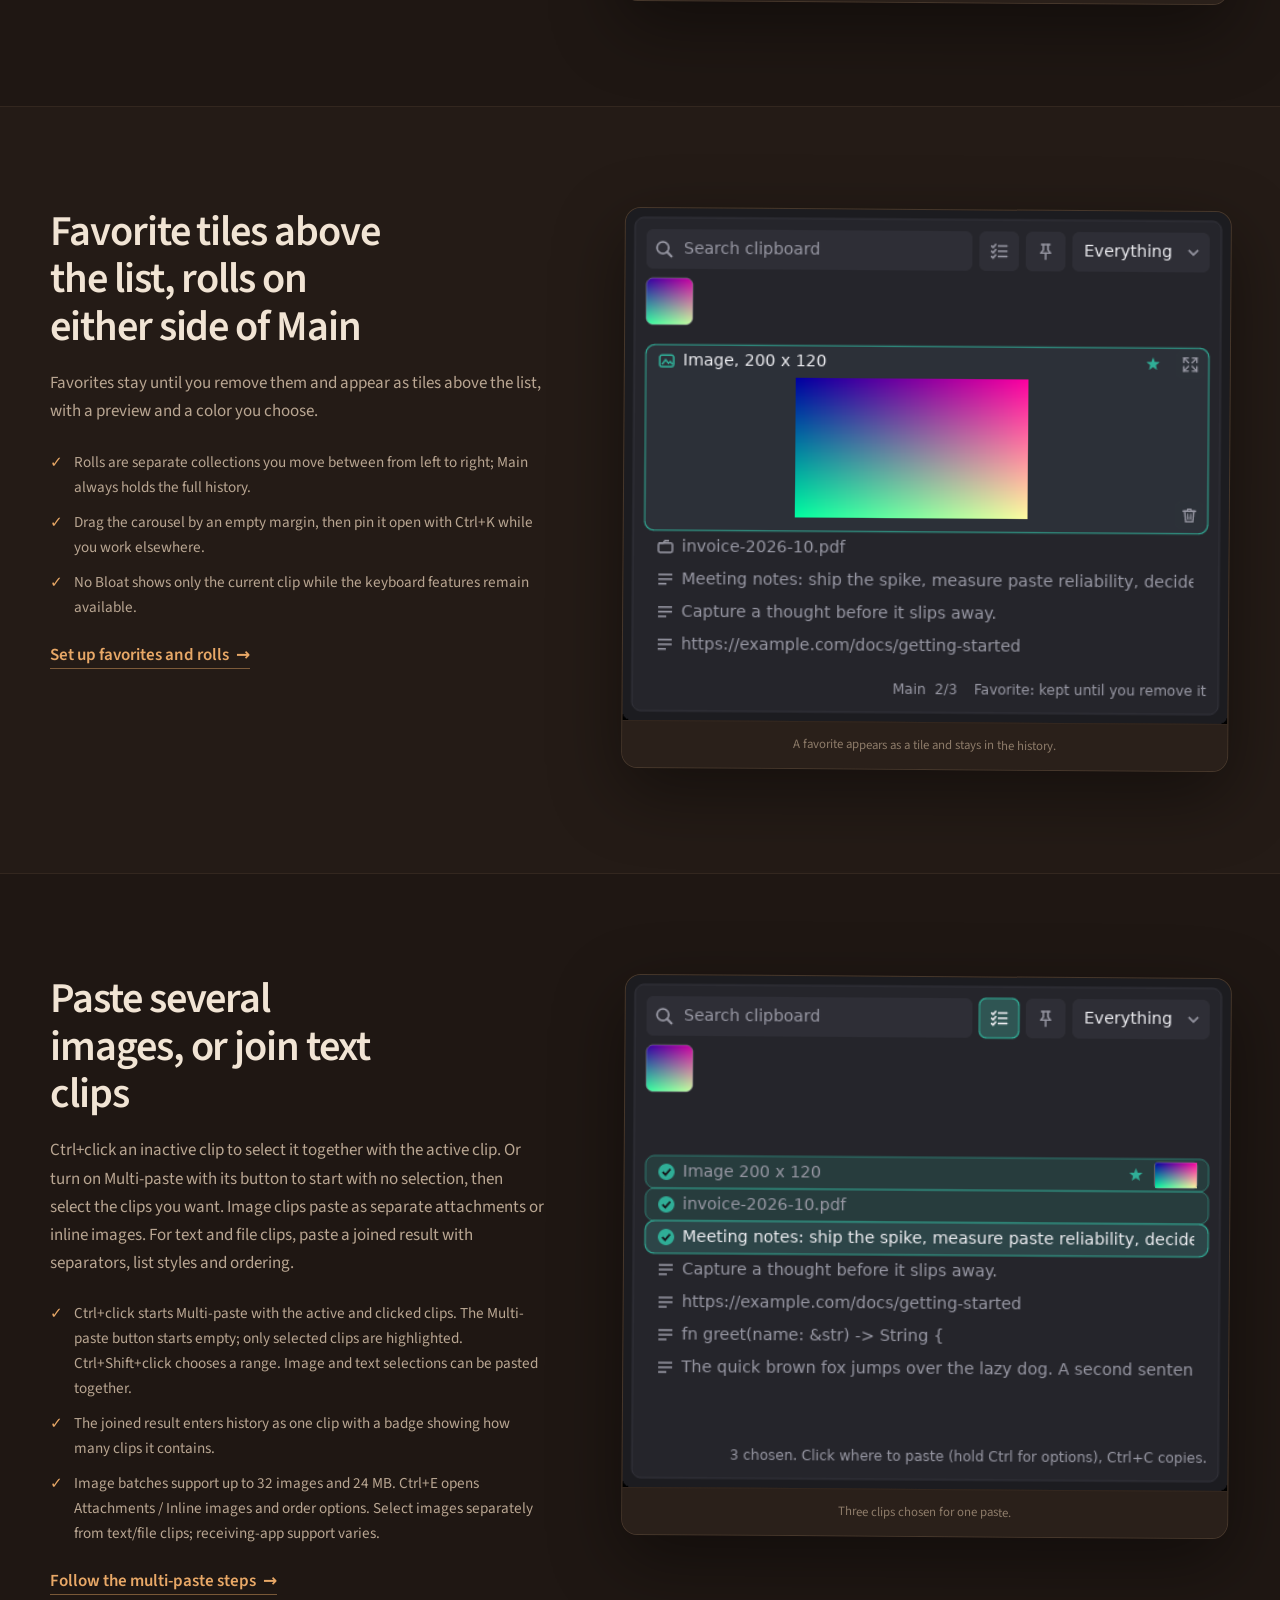
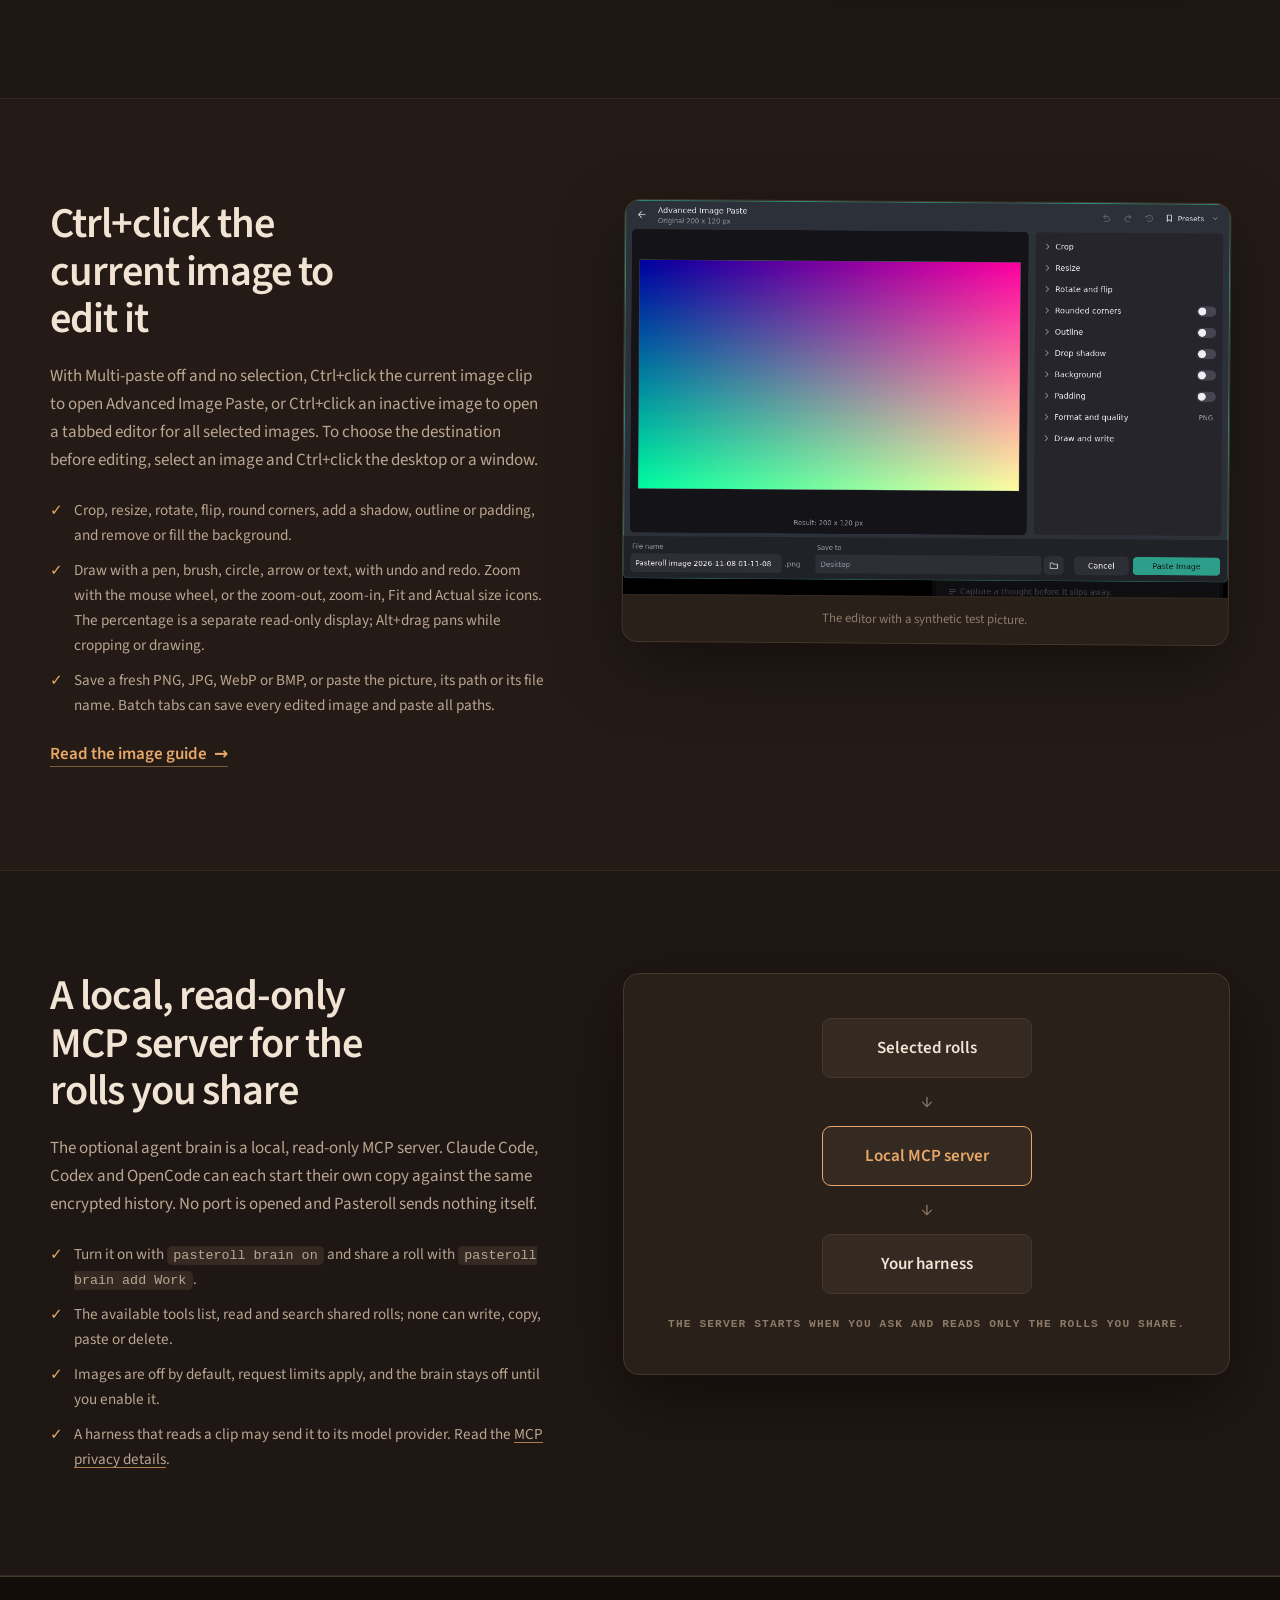
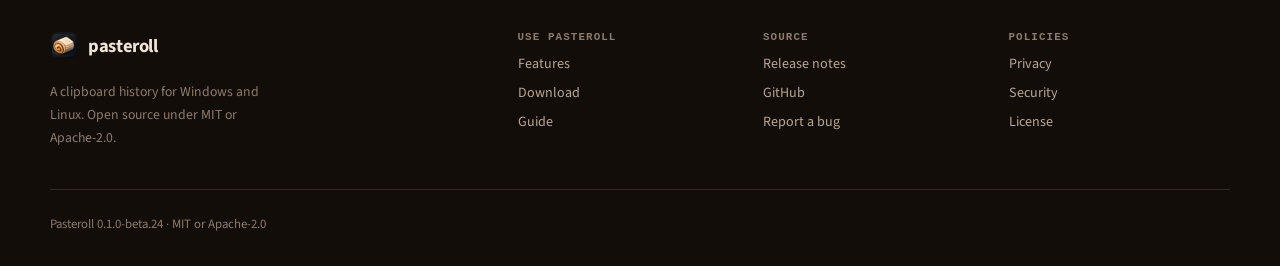
<file: features/index.html>
<!doctype html>
<html lang="en" class="no-js" data-theme="dark">
<head>
<meta charset="utf-8">
<meta name="viewport" content="width=device-width, initial-scale=1">
<title>Pasteroll features: search, favorites, multi-paste and image editing</title>
<meta name="description" content="Search clipboard history, keep favorites and rolls, join clips for one paste, edit images locally, and share selected rolls with a coding agent over MCP.">

<meta name="theme-color" content="#1f1713">
<link rel="canonical" href="https://pasteroll.com/features/">
<link rel="icon" type="image/png" sizes="32x32" href="/assets/favicon-32.png">
<link rel="icon" type="image/png" sizes="64x64" href="/assets/favicon-64.png">
<link rel="apple-touch-icon" href="/assets/apple-touch-icon.png">
<meta property="og:type" content="website">
<meta property="og:site_name" content="Pasteroll">
<meta property="og:title" content="Pasteroll features: search, favorites, multi-paste and image editing">
<meta property="og:description" content="Search clipboard history, keep favorites and rolls, join clips for one paste, edit images locally, and share selected rolls with a coding agent over MCP.">
<meta property="og:url" content="https://pasteroll.com/features/">
<meta property="og:image" content="https://pasteroll.com/assets/og.png">
<meta name="twitter:card" content="summary_large_image">
<link rel="stylesheet" href="/styles.css">
</head>
<body>
<a class="skip" href="#main">Skip to content</a>
<header class="site-header">
  <div class="shell header-inner">
    <a class="brand" href="/" aria-label="Pasteroll home">
      <img src="/assets/favicon-64.png" width="30" height="30" alt="">
      <span>pasteroll</span>
    </a>
    <button class="menu-button" type="button" aria-expanded="false" aria-controls="site-menu">
      <span class="menu-icon" aria-hidden="true"></span><span>Menu</span>
    </button>
    <nav class="site-nav" id="site-menu" aria-label="Main navigation">
      <a href="/features/" aria-current="page">Features</a><a href="/guide/">Guide</a><a href="/changelog/">Changelog</a><a class="nav-download" href="/download/">Download</a>
      <a class="nav-github" href="https://github.com/qpd-v/pasteroll" rel="noopener">GitHub <span aria-hidden="true">↗</span></a>
    </nav>
  </div>
</header>
<main id="main"><section class="page-hero"><div class="shell"><h1>What the carousel can do with a copied clip</h1><p class="lede">The carousel opens over the window you are using with your newest clips. Search by text or file name, keep favorite tiles, join text or file clips, edit a picture, or let a coding agent read rolls you share.</p></div></section>
<nav class="page-index shell" aria-label="Feature sections"><a href="#find">Search and partial paste</a><a href="#keep">Favorite tiles and rolls</a><a href="#compose">Multi-paste</a><a href="#images">Image editor and OCR</a><a href="#agents">Coding agents</a></nav>

<section class="section feature-section" id="find"><div class="shell feature-row">
  <div class="feature-copy"><h2>The search matches clip text and file names</h2><p>The carousel opens at the pointer with your newest clips. Turn the wheel, use the arrow keys, or type to search text and file names. Filter by Text, Document, Image, Video, Audio, Compressed or Favorites.</p><ul class="checks"><li>Open a long clip in the expanded viewer and use Find to jump to a word or phrase.</li><li>Double-click a word, then keep holding and drag to extend the selection. Double-click the clip header or blank space beneath its content to paste.</li><li>Circle an area of a picture for local OCR; extracted text returns to your history.</li></ul><a class="text-link" href="/guide/#shortcuts">See shortcuts, including Ctrl+S to save <span aria-hidden="true">→</span></a></div>
  <div class="feature-media"><figure class="app-frame"><img src="/assets/shots/carousel.png" width="520" height="440" alt="Pasteroll carousel with synthetic clipboard items"><figcaption>The carousel over another window.</figcaption></figure><figure class="app-frame"><img src="/assets/shots/viewer.png" width="1280" height="720" alt="Expanded viewer showing a diagram and its toolbar"><figcaption>The viewer with find, save and OCR controls.</figcaption></figure></div>
</div></section>

<section class="section feature-section alt" id="keep"><div class="shell feature-row">
  <div class="feature-copy"><h2>Favorite tiles above the list, rolls on either side of Main</h2><p>Favorites stay until you remove them and appear as tiles above the list, with a preview and a color you choose.</p><ul class="checks"><li>Rolls are separate collections you move between from left to right; Main always holds the full history.</li><li>Drag the carousel by an empty margin, then pin it open with Ctrl+K while you work elsewhere.</li><li>No Bloat shows only the current clip while the keyboard features remain available.</li></ul><a class="text-link" href="/guide/#keeping">Set up favorites and rolls <span aria-hidden="true">→</span></a></div>
  <div class="feature-media"><figure class="app-frame"><img src="/assets/shots/favorites.png" width="520" height="440" alt="Pasteroll showing a favorite tile and saved clip"><figcaption>A favorite appears as a tile and stays in the history.</figcaption></figure></div>
</div></section>

<section class="section feature-section" id="compose"><div class="shell feature-row">
  <div class="feature-copy"><h2>Paste several images, or join text clips</h2><p>Ctrl+click an inactive clip to select it together with the active clip. Or turn on Multi-paste with its button to start with no selection, then select the clips you want. Image clips paste as separate attachments or inline images. For text and file clips, paste a joined result with separators, list styles and ordering.</p><ul class="checks"><li>Ctrl+click starts Multi-paste with the active and clicked clips. The Multi-paste button starts empty; only selected clips are highlighted. Ctrl+Shift+click chooses a range. Image and text selections can be pasted together.</li><li>The joined result enters history as one clip with a badge showing how many clips it contains.</li><li>Image batches support up to 32 images and 24 MB. Ctrl+E opens Attachments / Inline images and order options. Select images separately from text/file clips; receiving-app support varies.</li></ul><a class="text-link" href="/guide/#multi-paste">Follow the multi-paste steps <span aria-hidden="true">→</span></a></div>
  <div class="feature-media"><figure class="app-frame"><img src="/assets/shots/multi-paste.png" width="520" height="440" alt="Three clips selected for multi-paste"><figcaption>Three clips chosen for one paste.</figcaption></figure></div>
</div></section>

<section class="section feature-section alt" id="images"><div class="shell feature-row">
  <div class="feature-copy"><h2>Ctrl+click the current image to edit it</h2><p>With Multi-paste off and no selection, Ctrl+click the current image clip to open Advanced Image Paste, or Ctrl+click an inactive image to open a tabbed editor for all selected images. To choose the destination before editing, select an image and Ctrl+click the desktop or a window.</p><ul class="checks"><li>Crop, resize, rotate, flip, round corners, add a shadow, outline or padding, and remove or fill the background.</li><li>Draw with a pen, brush, circle, arrow or text, with undo and redo. Zoom with the mouse wheel, or the zoom-out, zoom-in, Fit and Actual size icons. The percentage is a separate read-only display; Alt+drag pans while cropping or drawing.</li><li>Save a fresh PNG, JPG, WebP or BMP, or paste the picture, its path or its file name. Batch tabs can save every edited image and paste all paths.</li></ul><a class="text-link" href="/guide/#images">Read the image guide <span aria-hidden="true">→</span></a></div>
  <div class="feature-media"><figure class="app-frame"><img src="/assets/shots/editor.png" width="1080" height="703" alt="Pasteroll image editor with crop, shadow and drawing controls"><figcaption>The editor with a synthetic test picture.</figcaption></figure></div>
</div></section>

<section class="section feature-section" id="agents"><div class="shell feature-row">
  <div class="feature-copy"><h2>A local, read-only MCP server for the rolls you share</h2><p>The optional agent brain is a local, read-only MCP server. Claude Code, Codex and OpenCode can each start their own copy against the same encrypted history. No port is opened and Pasteroll sends nothing itself.</p><ul class="checks"><li>Turn it on with <code>pasteroll brain on</code> and share a roll with <code>pasteroll brain add Work</code>.</li><li>The available tools list, read and search shared rolls; none can write, copy, paste or delete.</li><li>Images are off by default, request limits apply, and the brain stays off until you enable it.</li><li>A harness that reads a clip may send it to its model provider. Read the <a href="/privacy/#agents">MCP privacy details</a>.</li></ul></div>
  <div class="feature-media"><div class="diagram-frame"><div class="diagram-node">Selected rolls</div><span class="diagram-arrow" aria-hidden="true">↓</span><div class="diagram-node accent">Local MCP server</div><span class="diagram-arrow" aria-hidden="true">↓</span><div class="diagram-node">Your harness</div><p>The server starts when you ask and reads only the rolls you share.</p></div></div>
</div></section>
</main>
<footer class="site-footer">
  <div class="shell footer-grid">
    <div class="footer-brand">
      <a class="brand" href="/" aria-label="Pasteroll home"><img src="/assets/favicon-64.png" width="28" height="28" alt=""><span>pasteroll</span></a>
      <p>A clipboard history for Windows and Linux. Open source under MIT or Apache-2.0.</p>
    </div>
    <div class="footer-links">
      <div><h2>Use Pasteroll</h2><a href="/features/">Features</a><a href="/download/">Download</a><a href="/guide/">Guide</a></div>
      <div><h2>Source</h2><a href="/changelog/">Release notes</a><a href="https://github.com/qpd-v/pasteroll" rel="noopener">GitHub</a><a href="https://github.com/qpd-v/pasteroll/issues" rel="noopener">Report a bug</a></div>
      <div><h2>Policies</h2><a href="/privacy/">Privacy</a><a href="https://github.com/qpd-v/pasteroll/blob/main/SECURITY.md" rel="noopener">Security</a><a href="https://github.com/qpd-v/pasteroll/blob/main/LICENSE-MIT" rel="noopener">License</a></div>
    </div>
    <div class="footer-bottom">
      <p>Pasteroll 0.1.0-beta.24 · MIT or Apache-2.0</p>
    </div>
  </div>
</footer>
<script src="/script.js" defer></script>
</body>
</html>
</file>
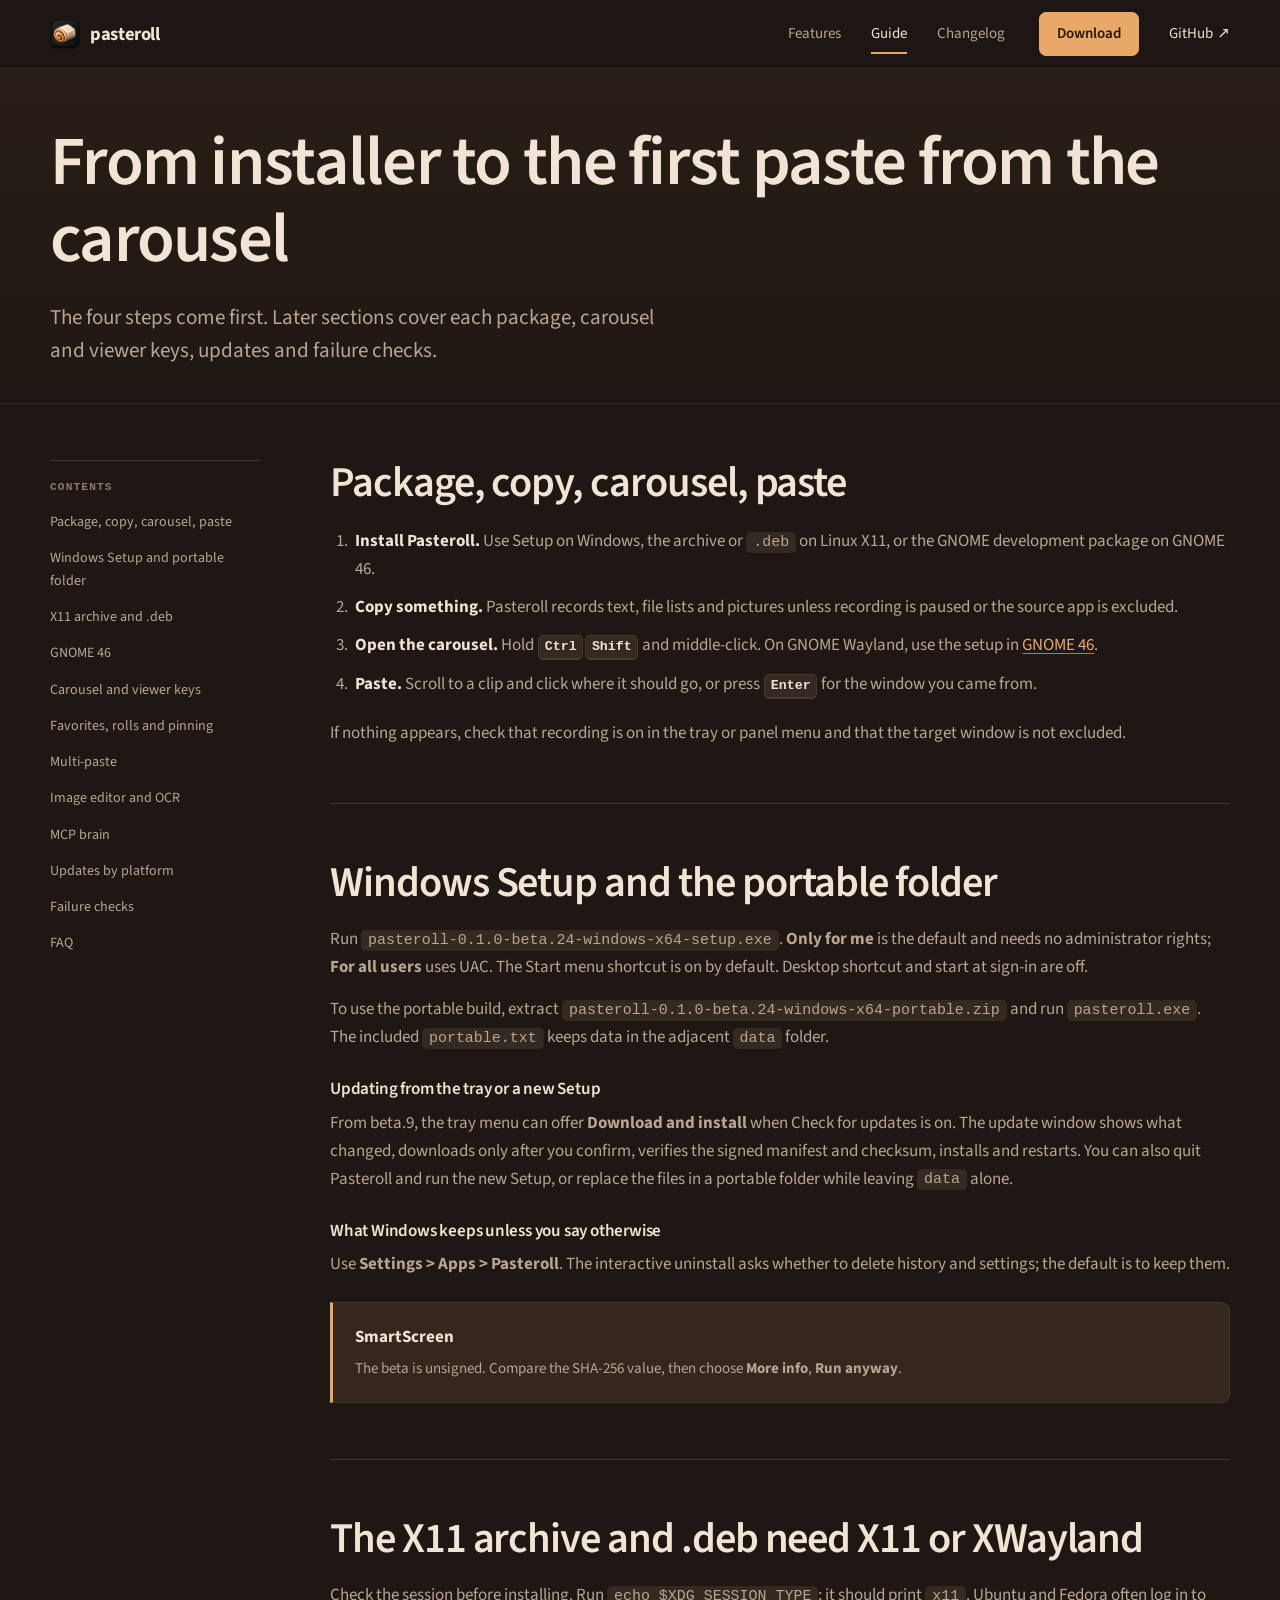
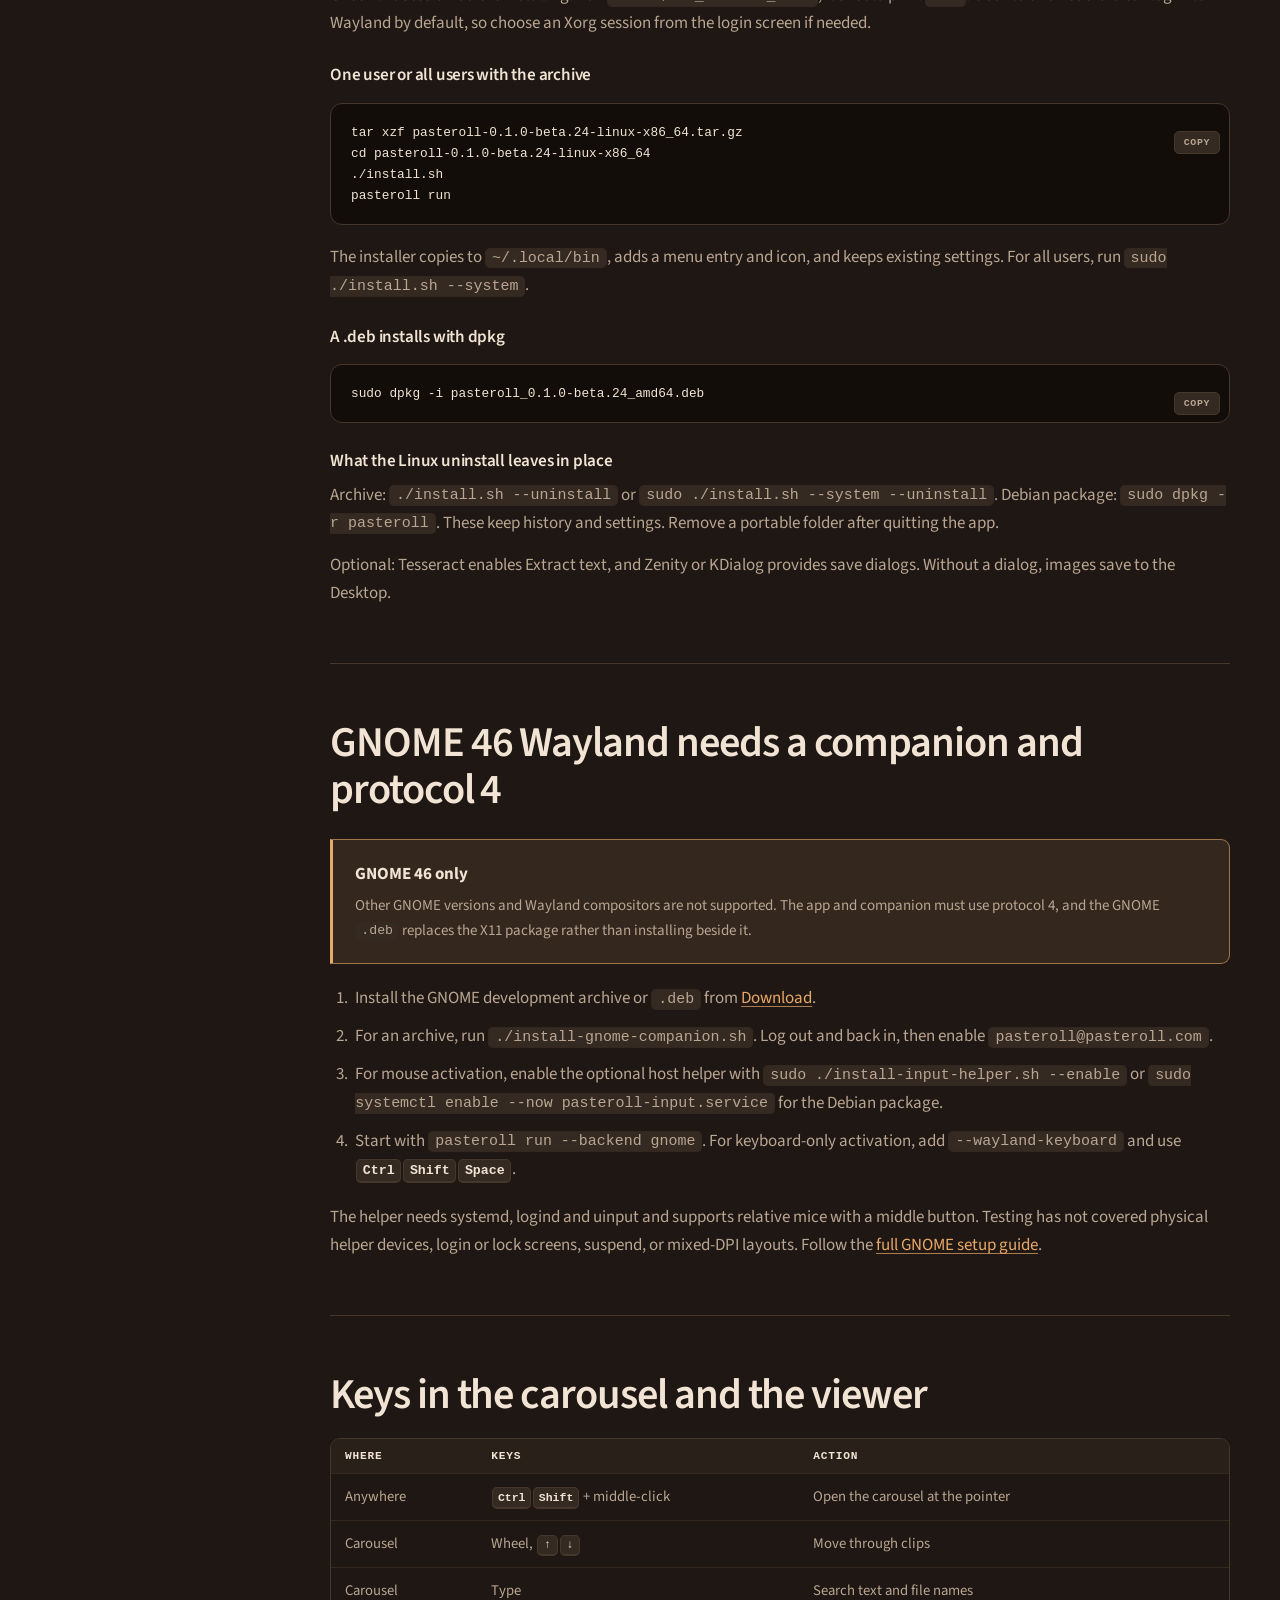
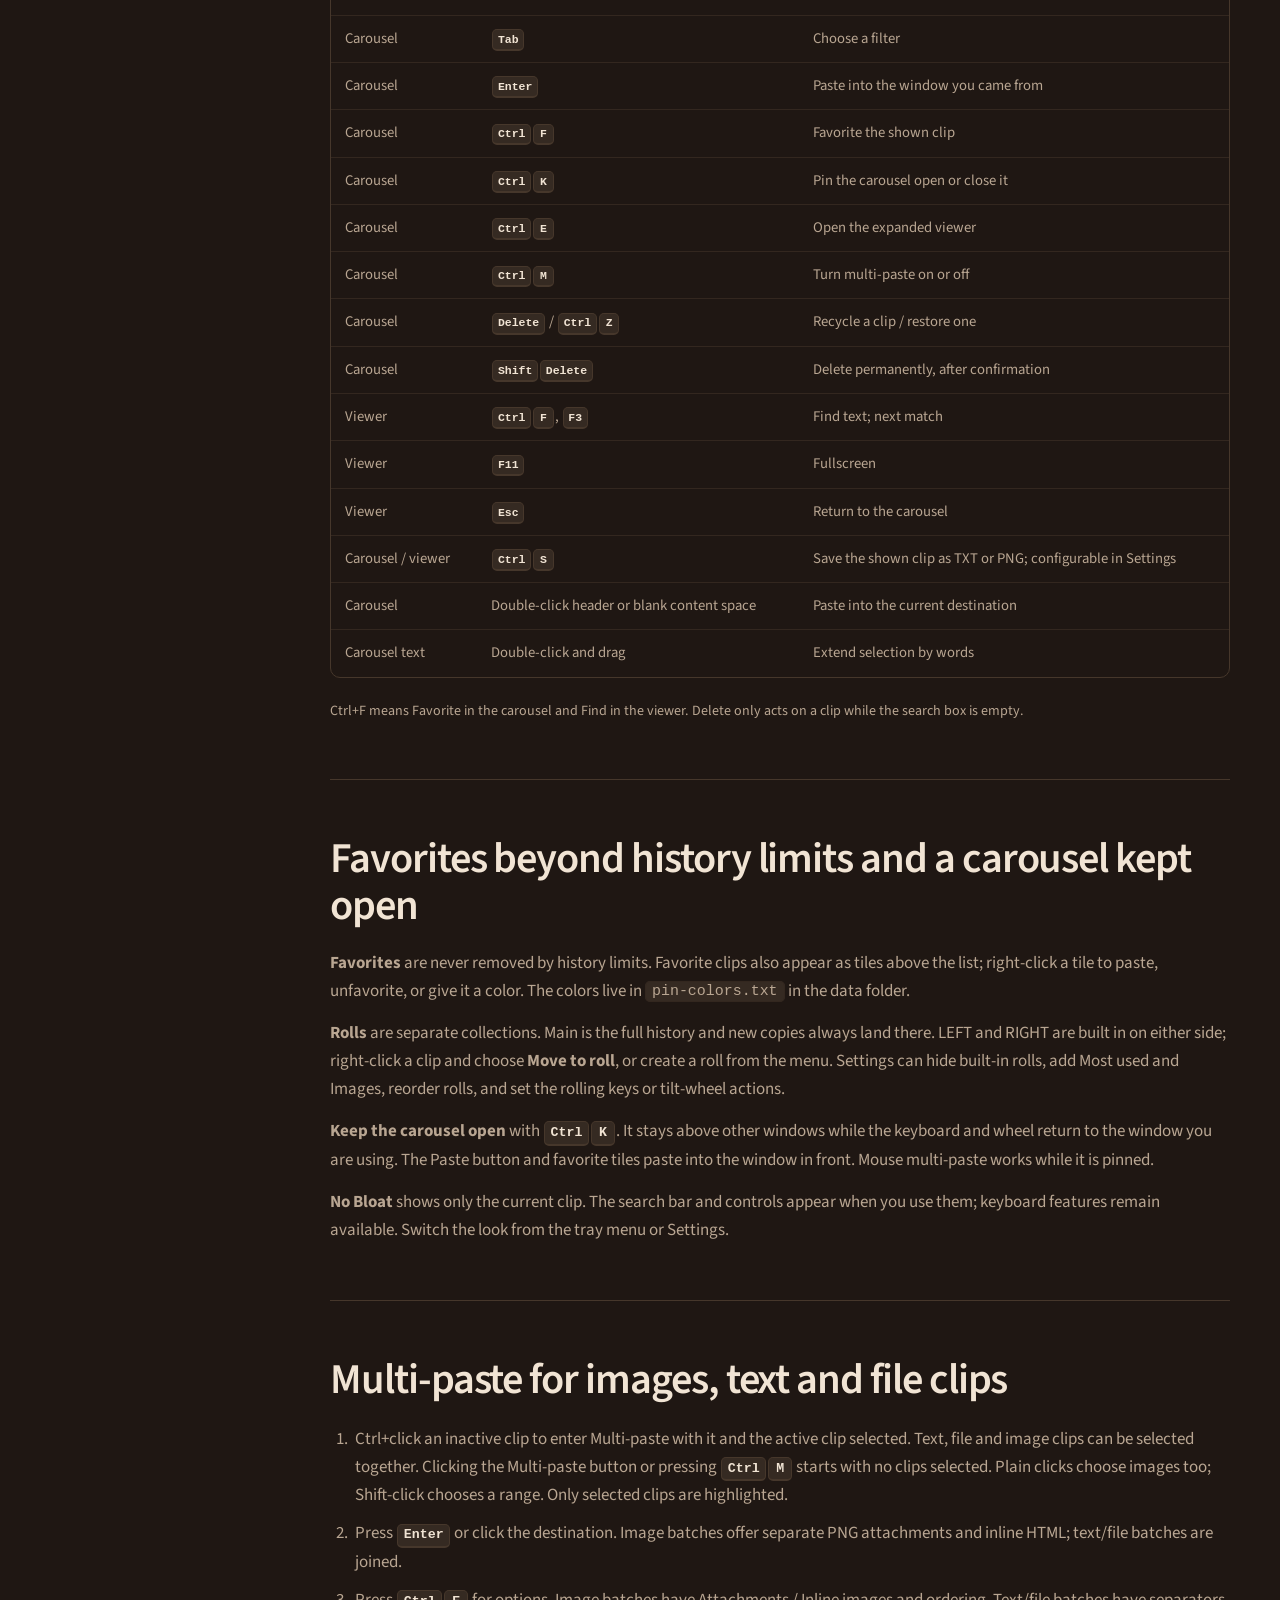
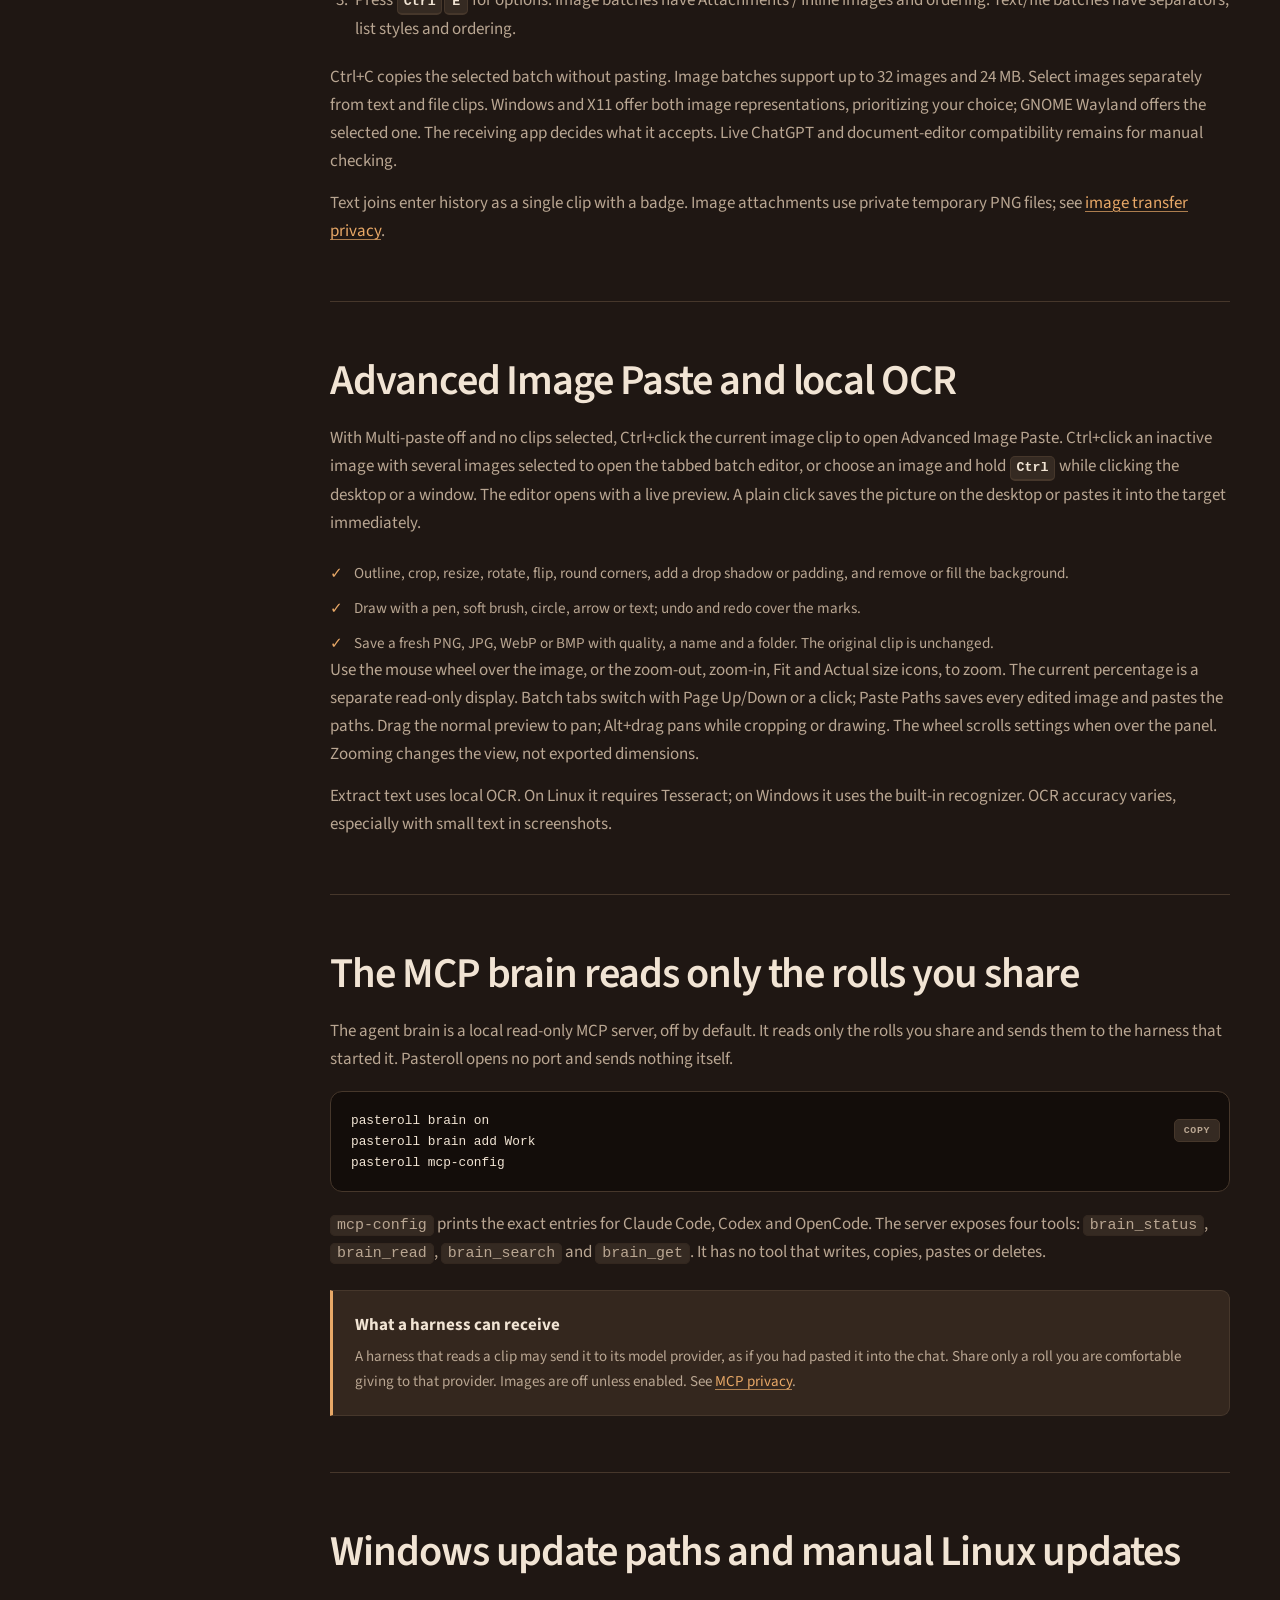
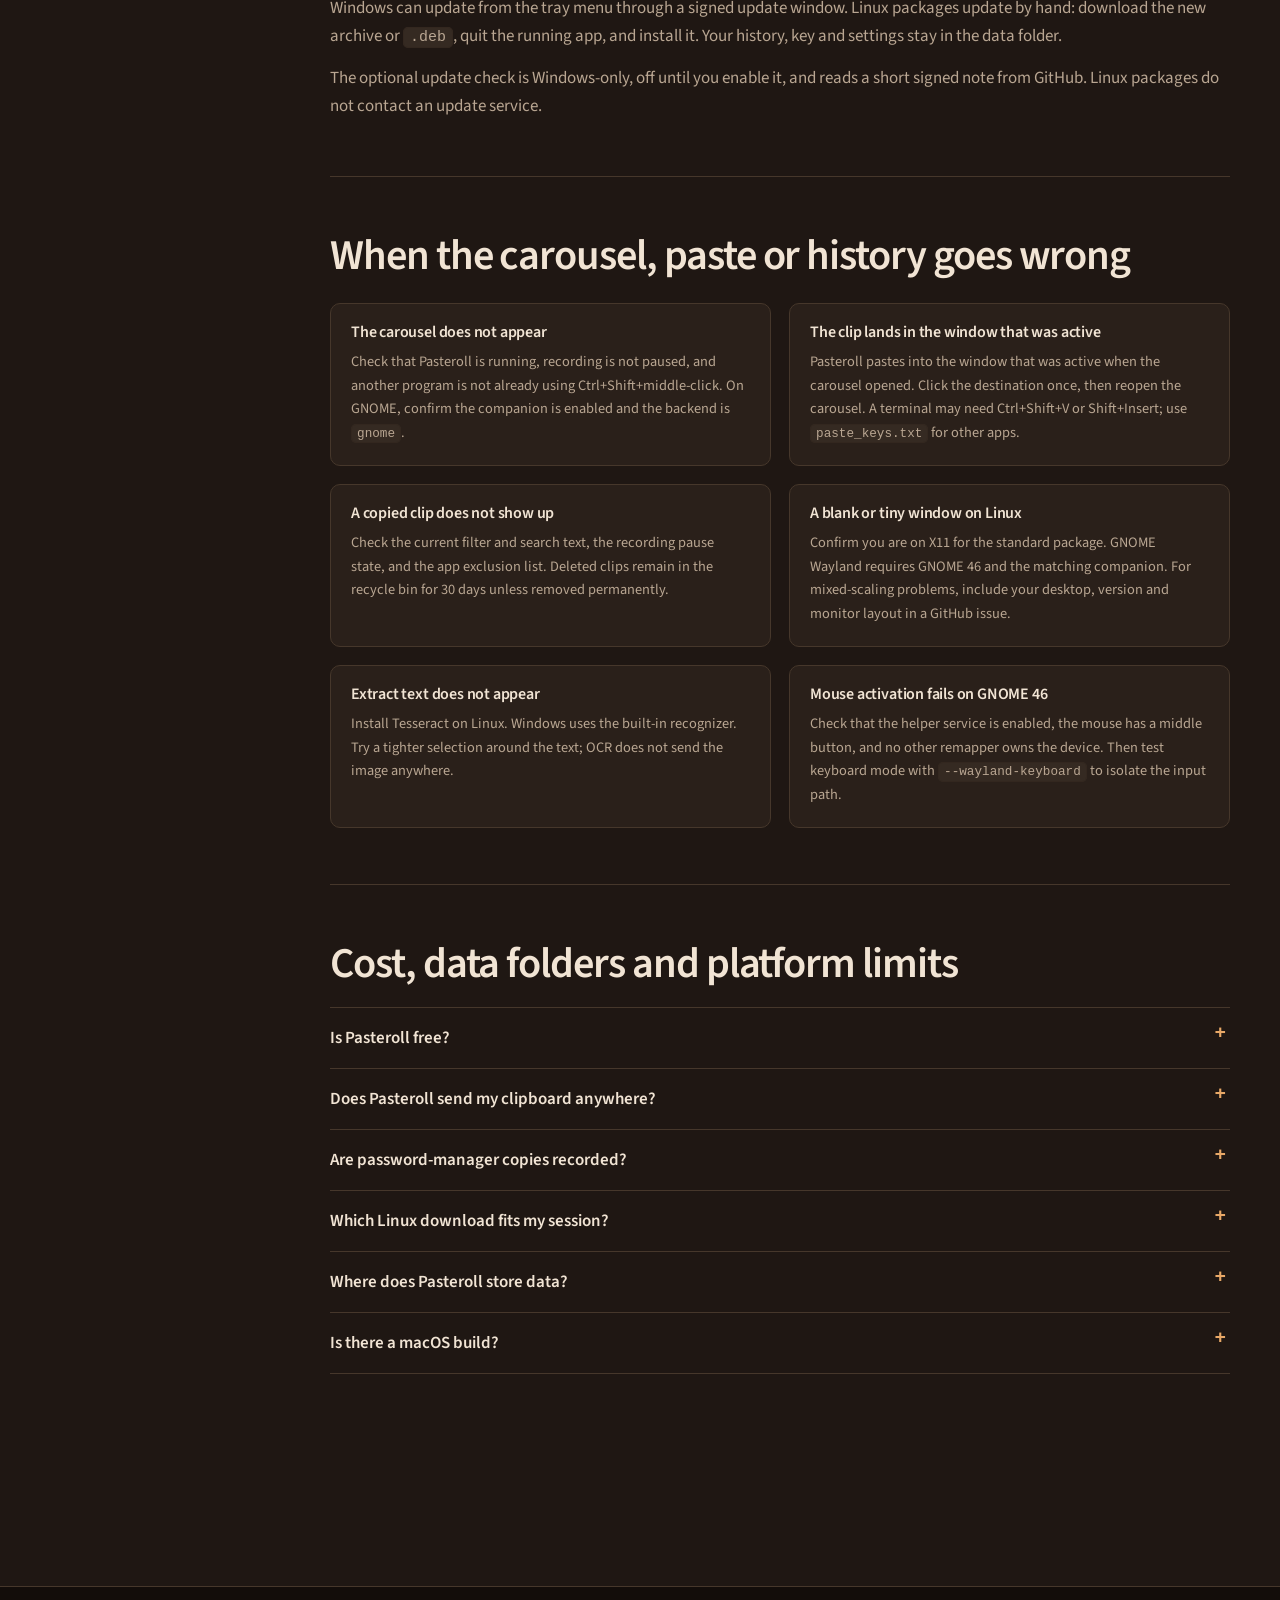
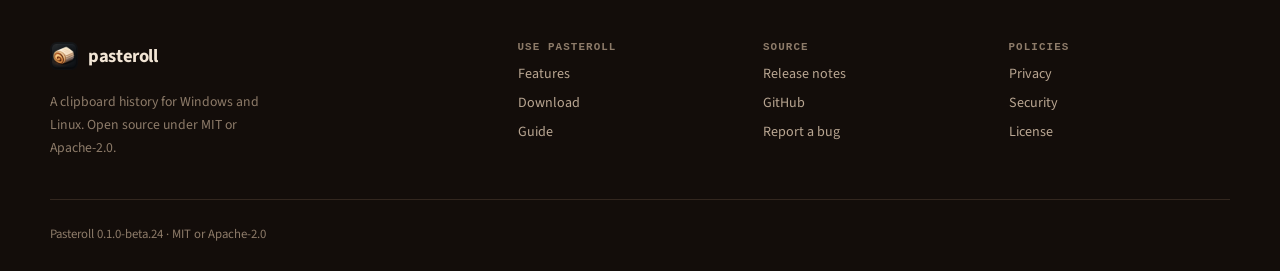
<file: guide/index.html>
<!doctype html>
<html lang="en" class="no-js" data-theme="dark">
<head>
<meta charset="utf-8">
<meta name="viewport" content="width=device-width, initial-scale=1">
<title>Guide — Pasteroll</title>
<meta name="description" content="Install Pasteroll on Windows or Linux, set up the experimental GNOME 46 companion, find the keyboard shortcuts, update the app and fix common problems.">

<meta name="theme-color" content="#1f1713">
<link rel="canonical" href="https://pasteroll.com/guide/">
<link rel="icon" type="image/png" sizes="32x32" href="/assets/favicon-32.png">
<link rel="icon" type="image/png" sizes="64x64" href="/assets/favicon-64.png">
<link rel="apple-touch-icon" href="/assets/apple-touch-icon.png">
<meta property="og:type" content="website">
<meta property="og:site_name" content="Pasteroll">
<meta property="og:title" content="Guide — Pasteroll">
<meta property="og:description" content="Install Pasteroll on Windows or Linux, set up the experimental GNOME 46 companion, find the keyboard shortcuts, update the app and fix common problems.">
<meta property="og:url" content="https://pasteroll.com/guide/">
<meta property="og:image" content="https://pasteroll.com/assets/og.png">
<meta name="twitter:card" content="summary_large_image">
<link rel="stylesheet" href="/styles.css">
</head>
<body>
<a class="skip" href="#main">Skip to content</a>
<header class="site-header">
  <div class="shell header-inner">
    <a class="brand" href="/" aria-label="Pasteroll home">
      <img src="/assets/favicon-64.png" width="30" height="30" alt="">
      <span>pasteroll</span>
    </a>
    <button class="menu-button" type="button" aria-expanded="false" aria-controls="site-menu">
      <span class="menu-icon" aria-hidden="true"></span><span>Menu</span>
    </button>
    <nav class="site-nav" id="site-menu" aria-label="Main navigation">
      <a href="/features/">Features</a><a href="/guide/" aria-current="page">Guide</a><a href="/changelog/">Changelog</a><a class="nav-download" href="/download/">Download</a>
      <a class="nav-github" href="https://github.com/qpd-v/pasteroll" rel="noopener">GitHub <span aria-hidden="true">↗</span></a>
    </nav>
  </div>
</header>
<main id="main"><section class="page-hero compact"><div class="shell"><h1>From installer to the first paste from the carousel</h1><p class="lede">The four steps come first. Later sections cover each package, carousel and viewer keys, updates and failure checks.</p></div></section>

<div class="shell guide-layout">
  <aside class="guide-toc" aria-label="Guide contents"><p class="toc-title">Contents</p><a href="#getting-started">Package, copy, carousel, paste</a><a href="#windows">Windows Setup and portable folder</a><a href="#linux">X11 archive and .deb</a><a href="#gnome">GNOME 46</a><a href="#shortcuts">Carousel and viewer keys</a><a href="#keeping">Favorites, rolls and pinning</a><a href="#multi-paste">Multi-paste</a><a href="#images">Image editor and OCR</a><a href="#agents">MCP brain</a><a href="#updates">Updates by platform</a><a href="#troubleshooting">Failure checks</a><a href="#faq">FAQ</a></aside>
  <div class="guide-content">
    <section id="getting-started"><h2>Package, copy, carousel, paste</h2><ol class="steps-list"><li><strong>Install Pasteroll.</strong> Use Setup on Windows, the archive or <code>.deb</code> on Linux X11, or the GNOME development package on GNOME 46.</li><li><strong>Copy something.</strong> Pasteroll records text, file lists and pictures unless recording is paused or the source app is excluded.</li><li><strong>Open the carousel.</strong> Hold <kbd>Ctrl</kbd><kbd>Shift</kbd> and middle-click. On GNOME Wayland, use the setup in <a href="#gnome">GNOME 46</a>.</li><li><strong>Paste.</strong> Scroll to a clip and click where it should go, or press <kbd>Enter</kbd> for the window you came from.</li></ol><p>If nothing appears, check that recording is on in the tray or panel menu and that the target window is not excluded.</p></section>

    <section id="windows"><h2>Windows Setup and the portable folder</h2><p>Run <code>pasteroll-0.1.0-beta.24-windows-x64-setup.exe</code>. <b>Only for me</b> is the default and needs no administrator rights; <b>For all users</b> uses UAC. The Start menu shortcut is on by default. Desktop shortcut and start at sign-in are off.</p><p>To use the portable build, extract <code>pasteroll-0.1.0-beta.24-windows-x64-portable.zip</code> and run <code>pasteroll.exe</code>. The included <code>portable.txt</code> keeps data in the adjacent <code>data</code> folder.</p><h3>Updating from the tray or a new Setup</h3><p>From beta.9, the tray menu can offer <b>Download and install</b> when Check for updates is on. The update window shows what changed, downloads only after you confirm, verifies the signed manifest and checksum, installs and restarts. You can also quit Pasteroll and run the new Setup, or replace the files in a portable folder while leaving <code>data</code> alone.</p><h3>What Windows keeps unless you say otherwise</h3><p>Use <b>Settings &gt; Apps &gt; Pasteroll</b>. The interactive uninstall asks whether to delete history and settings; the default is to keep them.</p><div class="callout"><strong>SmartScreen</strong><p>The beta is unsigned. Compare the SHA-256 value, then choose <b>More info</b>, <b>Run anyway</b>.</p></div></section>

    <section id="linux"><h2>The X11 archive and .deb need X11 or XWayland</h2><p>Check the session before installing. Run <code>echo $XDG_SESSION_TYPE</code>; it should print <code>x11</code>. Ubuntu and Fedora often log in to Wayland by default, so choose an Xorg session from the login screen if needed.</p><h3>One user or all users with the archive</h3><div class="code-block"><button class="copy" type="button" data-copy="tar xzf pasteroll-0.1.0-beta.24-linux-x86_64.tar.gz
cd pasteroll-0.1.0-beta.24-linux-x86_64
./install.sh
pasteroll run">Copy</button><pre><code>tar xzf pasteroll-0.1.0-beta.24-linux-x86_64.tar.gz
cd pasteroll-0.1.0-beta.24-linux-x86_64
./install.sh
pasteroll run</code></pre></div><p>The installer copies to <code>~/.local/bin</code>, adds a menu entry and icon, and keeps existing settings. For all users, run <code>sudo ./install.sh --system</code>.</p><h3>A .deb installs with dpkg</h3><div class="code-block"><button class="copy" type="button" data-copy="sudo dpkg -i pasteroll_0.1.0-beta.24_amd64.deb">Copy</button><pre><code>sudo dpkg -i pasteroll_0.1.0-beta.24_amd64.deb</code></pre></div><h3>What the Linux uninstall leaves in place</h3><p>Archive: <code>./install.sh --uninstall</code> or <code>sudo ./install.sh --system --uninstall</code>. Debian package: <code>sudo dpkg -r pasteroll</code>. These keep history and settings. Remove a portable folder after quitting the app.</p><p>Optional: Tesseract enables Extract text, and Zenity or KDialog provides save dialogs. Without a dialog, images save to the Desktop.</p></section>

    <section id="gnome"><h2>GNOME 46 Wayland needs a companion and protocol 4</h2><div class="callout warning"><strong>GNOME 46 only</strong><p>Other GNOME versions and Wayland compositors are not supported. The app and companion must use protocol 4, and the GNOME <code>.deb</code> replaces the X11 package rather than installing beside it.</p></div><ol class="steps-list"><li>Install the GNOME development archive or <code>.deb</code> from <a href="/download/#gnome">Download</a>.</li><li>For an archive, run <code>./install-gnome-companion.sh</code>. Log out and back in, then enable <code>pasteroll@pasteroll.com</code>.</li><li>For mouse activation, enable the optional host helper with <code>sudo ./install-input-helper.sh --enable</code> or <code>sudo systemctl enable --now pasteroll-input.service</code> for the Debian package.</li><li>Start with <code>pasteroll run --backend gnome</code>. For keyboard-only activation, add <code>--wayland-keyboard</code> and use <kbd>Ctrl</kbd><kbd>Shift</kbd><kbd>Space</kbd>.</li></ol><p>The helper needs systemd, logind and uinput and supports relative mice with a middle button. Testing has not covered physical helper devices, login or lock screens, suspend, or mixed-DPI layouts. Follow the <a href="https://github.com/qpd-v/pasteroll/blob/main/extensions/INPUT_HELPER.md">full GNOME setup guide</a>.</p></section>

    <section id="shortcuts"><h2>Keys in the carousel and the viewer</h2><div class="table-wrap"><table><thead><tr><th>Where</th><th>Keys</th><th>Action</th></tr></thead><tbody><tr><td>Anywhere</td><td><kbd>Ctrl</kbd><kbd>Shift</kbd> + middle-click</td><td>Open the carousel at the pointer</td></tr><tr><td>Carousel</td><td>Wheel, <kbd>↑</kbd><kbd>↓</kbd></td><td>Move through clips</td></tr><tr><td>Carousel</td><td>Type</td><td>Search text and file names</td></tr><tr><td>Carousel</td><td><kbd>Tab</kbd></td><td>Choose a filter</td></tr><tr><td>Carousel</td><td><kbd>Enter</kbd></td><td>Paste into the window you came from</td></tr><tr><td>Carousel</td><td><kbd>Ctrl</kbd><kbd>F</kbd></td><td>Favorite the shown clip</td></tr><tr><td>Carousel</td><td><kbd>Ctrl</kbd><kbd>K</kbd></td><td>Pin the carousel open or close it</td></tr><tr><td>Carousel</td><td><kbd>Ctrl</kbd><kbd>E</kbd></td><td>Open the expanded viewer</td></tr><tr><td>Carousel</td><td><kbd>Ctrl</kbd><kbd>M</kbd></td><td>Turn multi-paste on or off</td></tr><tr><td>Carousel</td><td><kbd>Delete</kbd> / <kbd>Ctrl</kbd><kbd>Z</kbd></td><td>Recycle a clip / restore one</td></tr><tr><td>Carousel</td><td><kbd>Shift</kbd><kbd>Delete</kbd></td><td>Delete permanently, after confirmation</td></tr><tr><td>Viewer</td><td><kbd>Ctrl</kbd><kbd>F</kbd>, <kbd>F3</kbd></td><td>Find text; next match</td></tr><tr><td>Viewer</td><td><kbd>F11</kbd></td><td>Fullscreen</td></tr><tr><td>Viewer</td><td><kbd>Esc</kbd></td><td>Return to the carousel</td></tr><tr><td>Carousel / viewer</td><td><kbd>Ctrl</kbd><kbd>S</kbd></td><td>Save the shown clip as TXT or PNG; configurable in Settings</td></tr><tr><td>Carousel</td><td>Double-click header or blank content space</td><td>Paste into the current destination</td></tr><tr><td>Carousel text</td><td>Double-click and drag</td><td>Extend selection by words</td></tr></tbody></table></div><p class="note">Ctrl+F means Favorite in the carousel and Find in the viewer. Delete only acts on a clip while the search box is empty.</p></section>

    <section id="keeping"><h2>Favorites beyond history limits and a carousel kept open</h2><p><b>Favorites</b> are never removed by history limits. Favorite clips also appear as tiles above the list; right-click a tile to paste, unfavorite, or give it a color. The colors live in <code>pin-colors.txt</code> in the data folder.</p><p><b>Rolls</b> are separate collections. Main is the full history and new copies always land there. LEFT and RIGHT are built in on either side; right-click a clip and choose <b>Move to roll</b>, or create a roll from the menu. Settings can hide built-in rolls, add Most used and Images, reorder rolls, and set the rolling keys or tilt-wheel actions.</p><p><b>Keep the carousel open</b> with <kbd>Ctrl</kbd><kbd>K</kbd>. It stays above other windows while the keyboard and wheel return to the window you are using. The Paste button and favorite tiles paste into the window in front. Mouse multi-paste works while it is pinned.</p><p><b>No Bloat</b> shows only the current clip. The search bar and controls appear when you use them; keyboard features remain available. Switch the look from the tray menu or Settings.</p></section>

    <section id="multi-paste"><h2>Multi-paste for images, text and file clips</h2><ol class="steps-list"><li>Ctrl+click an inactive clip to enter Multi-paste with it and the active clip selected. Text, file and image clips can be selected together. Clicking the Multi-paste button or pressing <kbd>Ctrl</kbd><kbd>M</kbd> starts with no clips selected. Plain clicks choose images too; Shift-click chooses a range. Only selected clips are highlighted.</li><li>Press <kbd>Enter</kbd> or click the destination. Image batches offer separate PNG attachments and inline HTML; text/file batches are joined.</li><li>Press <kbd>Ctrl</kbd><kbd>E</kbd> for options. Image batches have Attachments / Inline images and ordering. Text/file batches have separators, list styles and ordering.</li></ol><p>Ctrl+C copies the selected batch without pasting. Image batches support up to 32 images and 24 MB. Select images separately from text and file clips. Windows and X11 offer both image representations, prioritizing your choice; GNOME Wayland offers the selected one. The receiving app decides what it accepts. Live ChatGPT and document-editor compatibility remains for manual checking.</p><p>Text joins enter history as a single clip with a badge. Image attachments use private temporary PNG files; see <a href="/privacy/#image-transfers">image transfer privacy</a>.</p></section>

    <section id="images"><h2>Advanced Image Paste and local OCR</h2><p>With Multi-paste off and no clips selected, Ctrl+click the current image clip to open Advanced Image Paste. Ctrl+click an inactive image with several images selected to open the tabbed batch editor, or choose an image and hold <kbd>Ctrl</kbd> while clicking the desktop or a window. The editor opens with a live preview. A plain click saves the picture on the desktop or pastes it into the target immediately.</p><ul class="checks"><li>Outline, crop, resize, rotate, flip, round corners, add a drop shadow or padding, and remove or fill the background.</li><li>Draw with a pen, soft brush, circle, arrow or text; undo and redo cover the marks.</li><li>Save a fresh PNG, JPG, WebP or BMP with quality, a name and a folder. The original clip is unchanged.</li></ul><p>Use the mouse wheel over the image, or the zoom-out, zoom-in, Fit and Actual size icons, to zoom. The current percentage is a separate read-only display. Batch tabs switch with Page Up/Down or a click; Paste Paths saves every edited image and pastes the paths. Drag the normal preview to pan; Alt+drag pans while cropping or drawing. The wheel scrolls settings when over the panel. Zooming changes the view, not exported dimensions.</p><p>Extract text uses local OCR. On Linux it requires Tesseract; on Windows it uses the built-in recognizer. OCR accuracy varies, especially with small text in screenshots.</p></section>

    <section id="agents"><h2>The MCP brain reads only the rolls you share</h2><p>The agent brain is a local read-only MCP server, off by default. It reads only the rolls you share and sends them to the harness that started it. Pasteroll opens no port and sends nothing itself.</p><div class="code-block"><button class="copy" type="button" data-copy="pasteroll brain on
pasteroll brain add Work
pasteroll mcp-config">Copy</button><pre><code>pasteroll brain on
pasteroll brain add Work
pasteroll mcp-config</code></pre></div><p><code>mcp-config</code> prints the exact entries for Claude Code, Codex and OpenCode. The server exposes four tools: <code>brain_status</code>, <code>brain_read</code>, <code>brain_search</code> and <code>brain_get</code>. It has no tool that writes, copies, pastes or deletes.</p><div class="callout"><strong>What a harness can receive</strong><p>A harness that reads a clip may send it to its model provider, as if you had pasted it into the chat. Share only a roll you are comfortable giving to that provider. Images are off unless enabled. See <a href="/privacy/#agents">MCP privacy</a>.</p></div></section>

    <section id="updates"><h2>Windows update paths and manual Linux updates</h2><p>Windows can update from the tray menu through a signed update window. Linux packages update by hand: download the new archive or <code>.deb</code>, quit the running app, and install it. Your history, key and settings stay in the data folder.</p><p>The optional update check is Windows-only, off until you enable it, and reads a short signed note from GitHub. Linux packages do not contact an update service.</p></section>

    <section id="troubleshooting"><h2>When the carousel, paste or history goes wrong</h2><div class="trouble-grid"><article><h3>The carousel does not appear</h3><p>Check that Pasteroll is running, recording is not paused, and another program is not already using Ctrl+Shift+middle-click. On GNOME, confirm the companion is enabled and the backend is <code>gnome</code>.</p></article><article><h3>The clip lands in the window that was active</h3><p>Pasteroll pastes into the window that was active when the carousel opened. Click the destination once, then reopen the carousel. A terminal may need Ctrl+Shift+V or Shift+Insert; use <code>paste_keys.txt</code> for other apps.</p></article><article><h3>A copied clip does not show up</h3><p>Check the current filter and search text, the recording pause state, and the app exclusion list. Deleted clips remain in the recycle bin for 30 days unless removed permanently.</p></article><article><h3>A blank or tiny window on Linux</h3><p>Confirm you are on X11 for the standard package. GNOME Wayland requires GNOME 46 and the matching companion. For mixed-scaling problems, include your desktop, version and monitor layout in a GitHub issue.</p></article><article><h3>Extract text does not appear</h3><p>Install Tesseract on Linux. Windows uses the built-in recognizer. Try a tighter selection around the text; OCR does not send the image anywhere.</p></article><article><h3>Mouse activation fails on GNOME 46</h3><p>Check that the helper service is enabled, the mouse has a middle button, and no other remapper owns the device. Then test keyboard mode with <code>--wayland-keyboard</code> to isolate the input path.</p></article></div></section>

    <section id="faq"><h2>Cost, data folders and platform limits</h2><div class="faq"><details><summary>Is Pasteroll free?</summary><p>Yes. The source is dual-licensed under MIT or Apache-2.0; choose either.</p></details><details><summary>Does Pasteroll send my clipboard anywhere?</summary><p>No. History is local and encrypted. The optional Windows update check contacts GitHub after you opt in. The optional MCP server shares selected rolls with a harness you start; that harness may send the content to its model provider.</p></details><details><summary>Are password-manager copies recorded?</summary><p>Copies that password managers mark as sensitive are skipped, and you can exclude programs by name. A clipboard history is still sensitive; keep disk encryption on and set limits you are comfortable with.</p></details><details><summary>Which Linux download fits my session?</summary><p>Use the X11 archive or <code>.deb</code> for an X11 session. Use GNOME 46 development packages only for the experimental native Wayland backend. The two Debian packages are alternatives.</p></details><details><summary>Where does Pasteroll store data?</summary><p>Windows: <code>%LOCALAPPDATA%\Pasteroll</code>. Linux: <code>~/.local/share/pasteroll</code>. A <code>portable.txt</code> beside the program uses an adjacent <code>data</code> folder. History and settings survive normal upgrades and uninstalls unless you choose to delete them.</p></details><details><summary>Is there a macOS build?</summary><p>No. The download page lists the Windows, Linux X11 and GNOME 46 packages.</p></details></div></section>
  </div>
</div>
</main>
<footer class="site-footer">
  <div class="shell footer-grid">
    <div class="footer-brand">
      <a class="brand" href="/" aria-label="Pasteroll home"><img src="/assets/favicon-64.png" width="28" height="28" alt=""><span>pasteroll</span></a>
      <p>A clipboard history for Windows and Linux. Open source under MIT or Apache-2.0.</p>
    </div>
    <div class="footer-links">
      <div><h2>Use Pasteroll</h2><a href="/features/">Features</a><a href="/download/">Download</a><a href="/guide/">Guide</a></div>
      <div><h2>Source</h2><a href="/changelog/">Release notes</a><a href="https://github.com/qpd-v/pasteroll" rel="noopener">GitHub</a><a href="https://github.com/qpd-v/pasteroll/issues" rel="noopener">Report a bug</a></div>
      <div><h2>Policies</h2><a href="/privacy/">Privacy</a><a href="https://github.com/qpd-v/pasteroll/blob/main/SECURITY.md" rel="noopener">Security</a><a href="https://github.com/qpd-v/pasteroll/blob/main/LICENSE-MIT" rel="noopener">License</a></div>
    </div>
    <div class="footer-bottom">
      <p>Pasteroll 0.1.0-beta.24 · MIT or Apache-2.0</p>
    </div>
  </div>
</footer>
<script src="/script.js" defer></script>
</body>
</html>
</file>
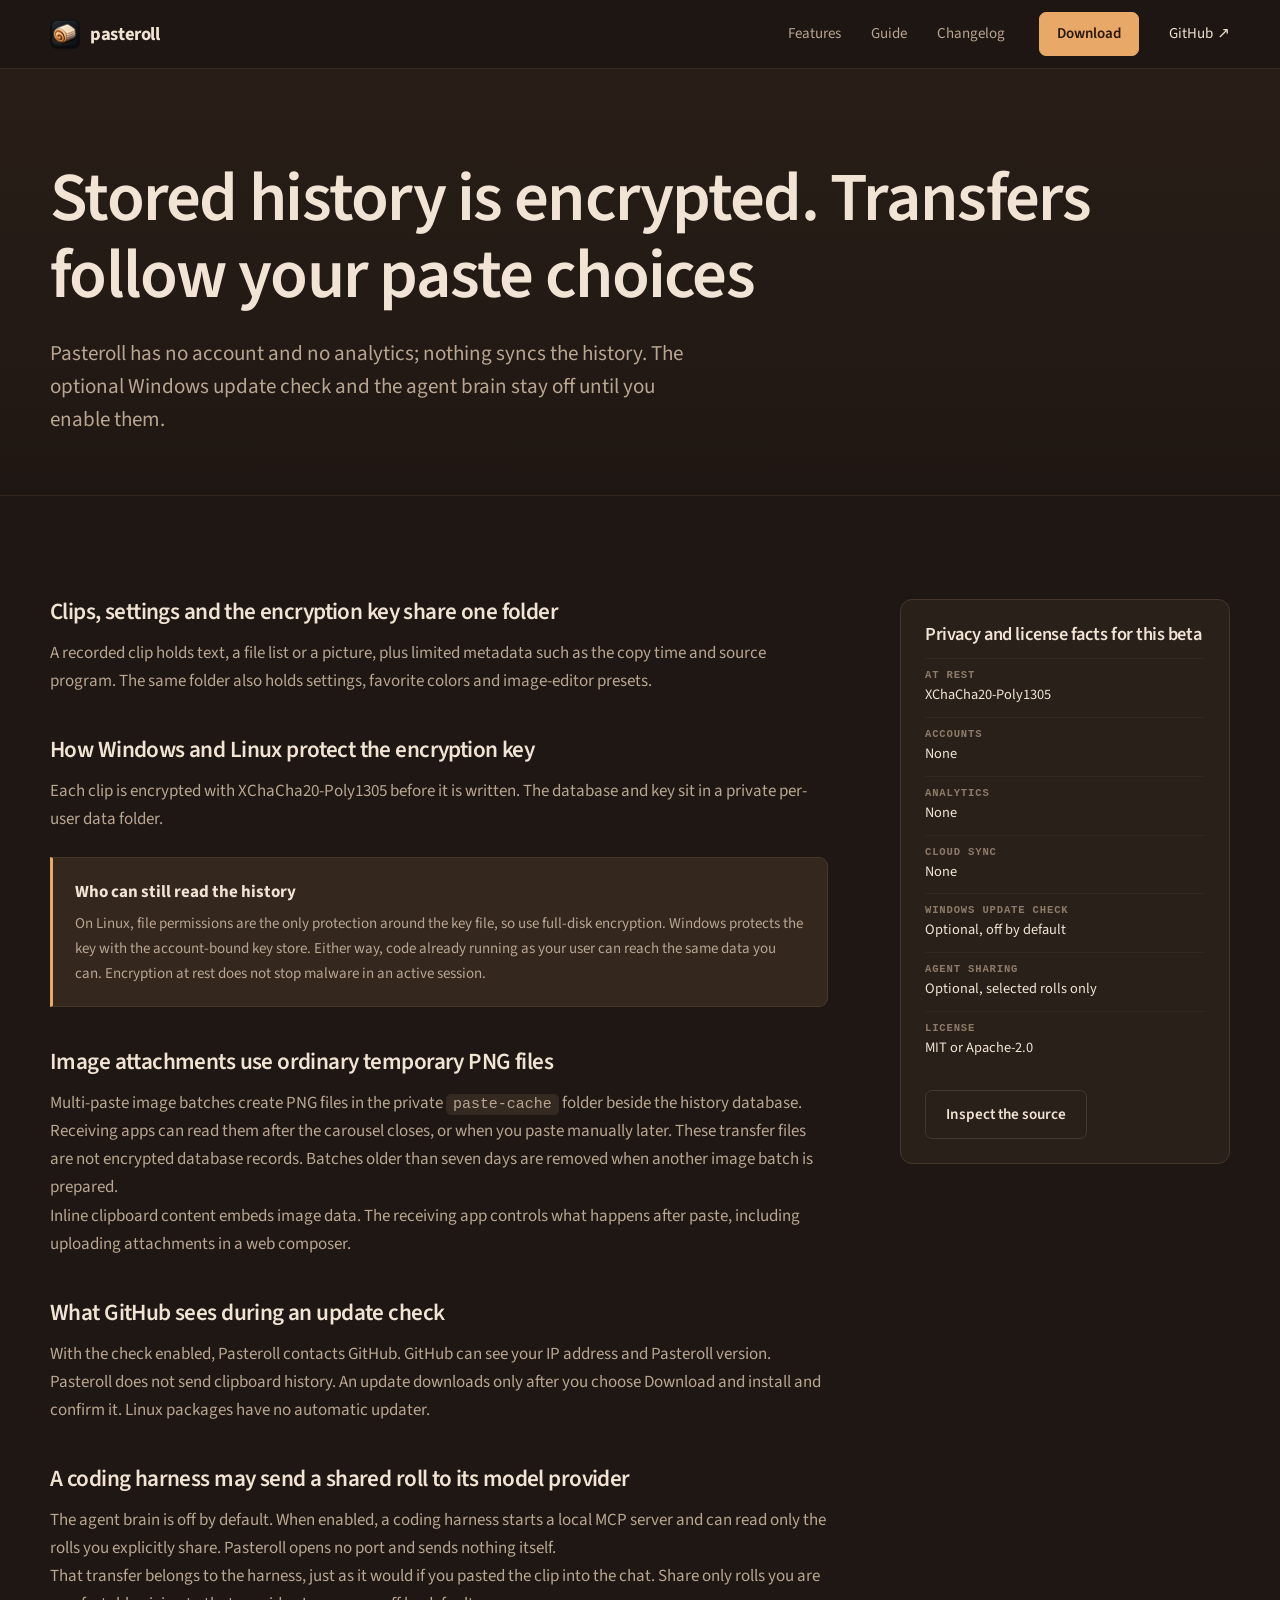
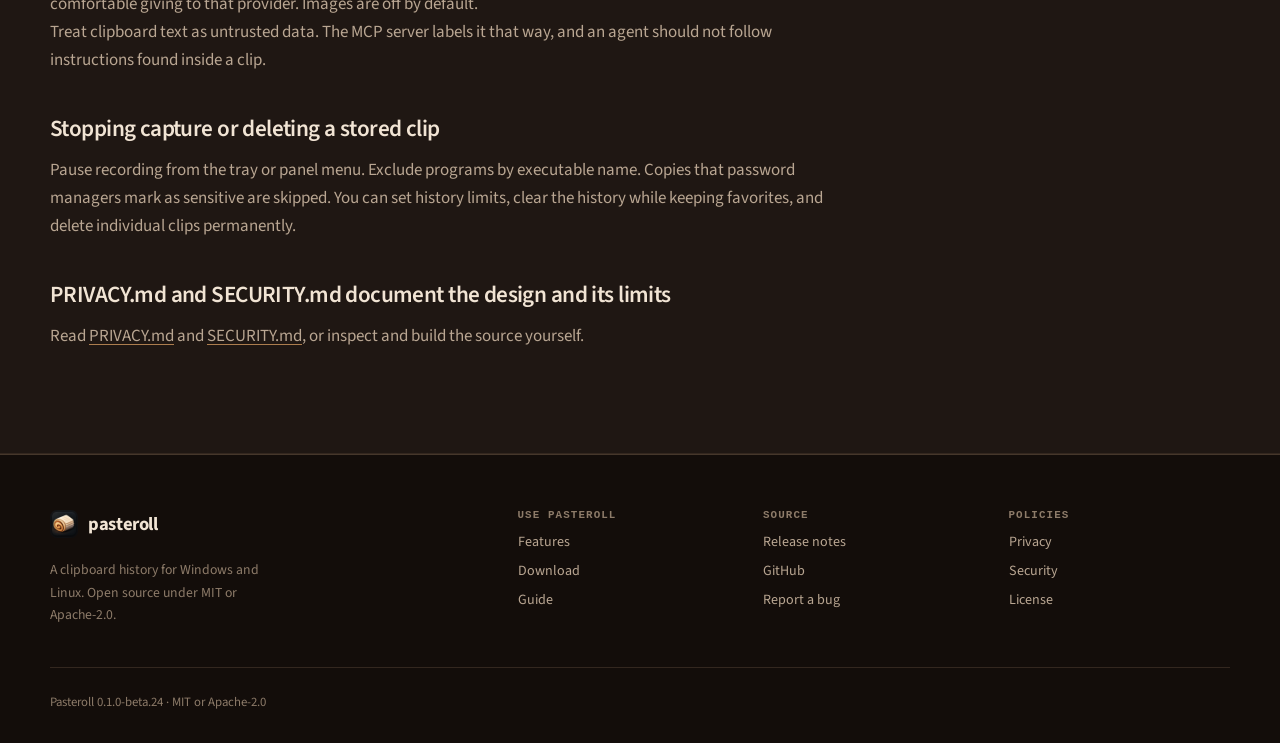
<file: privacy/index.html>
<!doctype html>
<html lang="en" class="no-js" data-theme="dark">
<head>
<meta charset="utf-8">
<meta name="viewport" content="width=device-width, initial-scale=1">
<title>Privacy — Pasteroll</title>
<meta name="description" content="How Pasteroll encrypts clips, protects its key, uses the network, and lets a local MCP server share selected rolls with a coding agent.">

<meta name="theme-color" content="#1f1713">
<link rel="canonical" href="https://pasteroll.com/privacy/">
<link rel="icon" type="image/png" sizes="32x32" href="/assets/favicon-32.png">
<link rel="icon" type="image/png" sizes="64x64" href="/assets/favicon-64.png">
<link rel="apple-touch-icon" href="/assets/apple-touch-icon.png">
<meta property="og:type" content="website">
<meta property="og:site_name" content="Pasteroll">
<meta property="og:title" content="Privacy — Pasteroll">
<meta property="og:description" content="How Pasteroll encrypts clips, protects its key, uses the network, and lets a local MCP server share selected rolls with a coding agent.">
<meta property="og:url" content="https://pasteroll.com/privacy/">
<meta property="og:image" content="https://pasteroll.com/assets/og.png">
<meta name="twitter:card" content="summary_large_image">
<link rel="stylesheet" href="/styles.css">
</head>
<body>
<a class="skip" href="#main">Skip to content</a>
<header class="site-header">
  <div class="shell header-inner">
    <a class="brand" href="/" aria-label="Pasteroll home">
      <img src="/assets/favicon-64.png" width="30" height="30" alt="">
      <span>pasteroll</span>
    </a>
    <button class="menu-button" type="button" aria-expanded="false" aria-controls="site-menu">
      <span class="menu-icon" aria-hidden="true"></span><span>Menu</span>
    </button>
    <nav class="site-nav" id="site-menu" aria-label="Main navigation">
      <a href="/features/">Features</a><a href="/guide/">Guide</a><a href="/changelog/">Changelog</a><a class="nav-download" href="/download/">Download</a>
      <a class="nav-github" href="https://github.com/qpd-v/pasteroll" rel="noopener">GitHub <span aria-hidden="true">↗</span></a>
    </nav>
  </div>
</header>
<main id="main"><section class="page-hero"><div class="shell"><h1>Stored history is encrypted. Transfers follow your paste choices</h1><p class="lede">Pasteroll has no account and no analytics; nothing syncs the history. The optional Windows update check and the agent brain stay off until you enable them.</p></div></section>

<section class="section"><div class="shell privacy-grid">
  <div class="privacy-copy">
    <h2>Clips, settings and the encryption key share one folder</h2><p>A recorded clip holds text, a file list or a picture, plus limited metadata such as the copy time and source program. The same folder also holds settings, favorite colors and image-editor presets.</p>
    <h2>How Windows and Linux protect the encryption key</h2><p>Each clip is encrypted with XChaCha20-Poly1305 before it is written. The database and key sit in a private per-user data folder.</p><div class="callout"><strong>Who can still read the history</strong><p>On Linux, file permissions are the only protection around the key file, so use full-disk encryption. Windows protects the key with the account-bound key store. Either way, code already running as your user can reach the same data you can. Encryption at rest does not stop malware in an active session.</p></div>
    <h2 id="image-transfers">Image attachments use ordinary temporary PNG files</h2><p>Multi-paste image batches create PNG files in the private <code>paste-cache</code> folder beside the history database. Receiving apps can read them after the carousel closes, or when you paste manually later. These transfer files are not encrypted database records. Batches older than seven days are removed when another image batch is prepared.</p><p>Inline clipboard content embeds image data. The receiving app controls what happens after paste, including uploading attachments in a web composer.</p>
    <h2>What GitHub sees during an update check</h2><p>With the check enabled, Pasteroll contacts GitHub. GitHub can see your IP address and Pasteroll version. Pasteroll does not send clipboard history. An update downloads only after you choose Download and install and confirm it. Linux packages have no automatic updater.</p>
    <h2 id="agents">A coding harness may send a shared roll to its model provider</h2><p>The agent brain is off by default. When enabled, a coding harness starts a local MCP server and can read only the rolls you explicitly share. Pasteroll opens no port and sends nothing itself.</p><p>That transfer belongs to the harness, just as it would if you pasted the clip into the chat. Share only rolls you are comfortable giving to that provider. Images are off by default.</p><p>Treat clipboard text as untrusted data. The MCP server labels it that way, and an agent should not follow instructions found inside a clip.</p>
    <h2>Stopping capture or deleting a stored clip</h2><p>Pause recording from the tray or panel menu. Exclude programs by executable name. Copies that password managers mark as sensitive are skipped. You can set history limits, clear the history while keeping favorites, and delete individual clips permanently.</p>
    <h2>PRIVACY.md and SECURITY.md document the design and its limits</h2><p>Read <a href="https://github.com/qpd-v/pasteroll/blob/main/PRIVACY.md">PRIVACY.md</a> and <a href="https://github.com/qpd-v/pasteroll/blob/main/SECURITY.md">SECURITY.md</a>, or inspect and build the source yourself.</p>
  </div>
  <aside class="privacy-facts"><h2>Privacy and license facts for this beta</h2><dl><div><dt>At rest</dt><dd>XChaCha20-Poly1305</dd></div><div><dt>Accounts</dt><dd>None</dd></div><div><dt>Analytics</dt><dd>None</dd></div><div><dt>Cloud sync</dt><dd>None</dd></div><div><dt>Windows update check</dt><dd>Optional, off by default</dd></div><div><dt>Agent sharing</dt><dd>Optional, selected rolls only</dd></div><div><dt>License</dt><dd>MIT or Apache-2.0</dd></div></dl><a class="button quiet" href="https://github.com/qpd-v/pasteroll" rel="noopener">Inspect the source</a></aside>
</div></section>
</main>
<footer class="site-footer">
  <div class="shell footer-grid">
    <div class="footer-brand">
      <a class="brand" href="/" aria-label="Pasteroll home"><img src="/assets/favicon-64.png" width="28" height="28" alt=""><span>pasteroll</span></a>
      <p>A clipboard history for Windows and Linux. Open source under MIT or Apache-2.0.</p>
    </div>
    <div class="footer-links">
      <div><h2>Use Pasteroll</h2><a href="/features/">Features</a><a href="/download/">Download</a><a href="/guide/">Guide</a></div>
      <div><h2>Source</h2><a href="/changelog/">Release notes</a><a href="https://github.com/qpd-v/pasteroll" rel="noopener">GitHub</a><a href="https://github.com/qpd-v/pasteroll/issues" rel="noopener">Report a bug</a></div>
      <div><h2>Policies</h2><a href="/privacy/">Privacy</a><a href="https://github.com/qpd-v/pasteroll/blob/main/SECURITY.md" rel="noopener">Security</a><a href="https://github.com/qpd-v/pasteroll/blob/main/LICENSE-MIT" rel="noopener">License</a></div>
    </div>
    <div class="footer-bottom">
      <p>Pasteroll 0.1.0-beta.24 · MIT or Apache-2.0</p>
    </div>
  </div>
</footer>
<script src="/script.js" defer></script>
</body>
</html>
</file>
<file: styles.css>
@font-face{font-family:"Source Sans 3";src:url("/assets/fonts/source-sans-3-400.woff2") format("woff2");font-weight:400;font-style:normal;font-display:swap}
@font-face{font-family:"Source Sans 3";src:url("/assets/fonts/source-sans-3-600.woff2") format("woff2");font-weight:600;font-style:normal;font-display:swap}
@font-face{font-family:"Source Sans 3";src:url("/assets/fonts/source-sans-3-700.woff2") format("woff2");font-weight:700;font-style:normal;font-display:swap}
:root{color-scheme:dark;--bg:#1f1713;--bg-deep:#130d0a;--surface:#2a201a;--surface-2:#352a22;--line:#46372b;--line-soft:#33271f;--text:#f1e4d4;--muted:#b9a692;--faint:#8d7b69;--accent:#e8a867;--accent-strong:#f2bd85;--accent-ink:#2a1708;--teal:#e8a867;--shadow:0 24px 70px rgba(0,0,0,.42);--shell:1180px;--sans:"Source Sans 3","Segoe UI Variable Text","Segoe UI",system-ui,sans-serif;--mono:"Cascadia Code","SFMono-Regular",Consolas,monospace}
*,*::before,*::after{box-sizing:border-box}
html{scroll-behavior:smooth;scroll-padding-top:96px;-webkit-text-size-adjust:100%}
body{margin:0;background:var(--bg);color:var(--text);font:17px/1.65 var(--sans);-webkit-font-smoothing:antialiased;text-rendering:optimizeLegibility}
img{display:block;max-width:100%;height:auto}
a{color:inherit;text-underline-offset:3px;text-decoration-color:color-mix(in srgb,var(--accent) 70%,transparent)}
a:hover{color:var(--accent-strong)}
p{margin:0}
h1,h2,h3,h4{margin:0;line-height:1.12;font-weight:600;letter-spacing:-.025em}
h1{font-size:clamp(2.5rem,6vw,4.3rem)}
h2{font-size:clamp(1.8rem,3.4vw,2.65rem)}
h3{font-size:1.22rem;letter-spacing:-.012em}
ul,ol{margin:0;padding:0}
code,kbd,pre{font-family:var(--mono)}
code{font-size:.88em;background:var(--surface-2);border:1px solid var(--line-soft);border-radius:5px;padding:.1em .4em;overflow-wrap:anywhere}
kbd{display:inline-flex;align-items:center;justify-content:center;min-width:1.8em;padding:.14em .42em;margin:0 .08em;border:1px solid var(--line);border-bottom-width:2px;border-radius:5px;background:var(--surface-2);font-size:.78em;font-weight:600;line-height:1.35;white-space:nowrap;color:var(--text)}
pre{margin:0;padding:18px 20px;overflow-x:auto;background:var(--bg-deep);border:1px solid var(--line);border-radius:12px;font-size:.8rem;line-height:1.65}
pre code{background:none;border:0;padding:0;font-size:inherit}
:focus-visible{outline:2px solid var(--accent);outline-offset:4px}
::selection{background:color-mix(in srgb,var(--accent) 38%,transparent);color:var(--text)}
.skip{position:absolute;left:-999px;top:10px;z-index:100;background:var(--accent);color:var(--accent-ink);padding:10px 16px;border-radius:6px;font-weight:600}
.skip:focus{left:12px}
.shell{width:min(100% - 48px,var(--shell));margin-inline:auto}
.eyebrow{margin:0 0 14px;font:600 .73rem/1.3 var(--mono);letter-spacing:.13em;text-transform:uppercase;color:var(--accent)}
.lede{max-width:64ch;font-size:clamp(1.08rem,1.7vw,1.32rem);line-height:1.55;color:var(--muted)}
.fine,.note{color:var(--faint);font-size:.88rem}
.note{margin-top:22px}
.text-link{display:inline-flex;align-items:center;gap:7px;font-weight:600;color:var(--accent);text-decoration:none;border-bottom:1px solid color-mix(in srgb,var(--accent) 45%,transparent);line-height:1.4}
.text-link:hover{color:var(--accent-strong);border-color:var(--accent-strong)}
.tags{display:flex;flex-wrap:wrap;gap:7px}
.tag{display:inline-flex;align-items:center;padding:4px 9px;border:1px solid var(--line);border-radius:99px;font:600 .66rem/1.2 var(--mono);letter-spacing:.08em;text-transform:uppercase;color:var(--muted);white-space:nowrap}
.tag.stable{border-color:color-mix(in srgb,var(--teal) 55%,var(--line));color:var(--teal)}
.tag.warning{border-color:color-mix(in srgb,var(--accent) 55%,var(--line));color:var(--accent)}
.site-header{position:sticky;top:0;z-index:60;background:color-mix(in srgb,var(--bg) 88%,transparent);backdrop-filter:blur(16px);border-bottom:1px solid var(--line-soft)}
.header-inner{display:flex;align-items:center;justify-content:space-between;gap:30px;min-height:68px}
.brand{display:inline-flex;align-items:center;gap:10px;text-decoration:none;font-size:1.16rem;font-weight:700;letter-spacing:-.02em;color:var(--text)}
.brand img{border-radius:7px}
.site-nav{display:flex;align-items:center;gap:30px}
.site-nav a{font-size:.94rem;color:var(--muted);text-decoration:none;padding:8px 0}
.site-nav a:hover,.site-nav a[aria-current="page"]{color:var(--text)}
.site-nav a[aria-current="page"]{box-shadow:inset 0 -2px 0 var(--accent)}
.site-nav .nav-download{margin-left:4px;padding:9px 17px;border:1px solid var(--accent);border-radius:7px;color:var(--accent-ink);background:var(--accent);font-weight:600}
.site-nav .nav-download:hover{background:var(--accent-strong);color:var(--accent-ink)}
.site-nav .nav-download[aria-current="page"]{box-shadow:none}
.site-nav .nav-github{display:inline-flex;align-items:center;gap:4px;color:var(--text)}
.menu-button{display:none;align-items:center;gap:9px;padding:9px 12px;border:1px solid var(--line);border-radius:7px;background:var(--surface);color:var(--text);font:600 .9rem var(--sans);cursor:pointer}
.menu-icon,.menu-icon::before,.menu-icon::after{display:block;width:16px;height:2px;background:currentColor;content:""}
.menu-icon{position:relative}
.menu-icon::before{position:absolute;top:-5px}
.menu-icon::after{position:absolute;top:5px}
.no-js .menu-button{display:none}
.button{display:inline-flex;align-items:center;justify-content:center;min-height:46px;padding:11px 20px;border:1px solid var(--line);border-radius:7px;background:var(--surface);color:var(--text);font-weight:600;font-size:.95rem;text-decoration:none;transition:background .15s,border-color .15s,transform .15s}
.button:hover{border-color:var(--accent);color:var(--text);transform:translateY(-1px)}
.button.primary{background:var(--accent);border-color:var(--accent);color:var(--accent-ink)}
.button.primary:hover{background:var(--accent-strong);border-color:var(--accent-strong);color:var(--accent-ink)}
.button.quiet{background:transparent}
.actions,.cta-actions,.hero-links{display:flex;flex-wrap:wrap;align-items:center;gap:12px}
.hero{position:relative;overflow:hidden;border-bottom:1px solid var(--line-soft)}
.hero::before{content:"";position:absolute;inset:-30% 30% 20% -20%;background:radial-gradient(circle at 38% 42%,color-mix(in srgb,var(--accent) 15%,transparent),transparent 62%);pointer-events:none}
.hero-grid{position:relative;display:grid;grid-template-columns:minmax(0,1fr) minmax(420px,.98fr);gap:clamp(40px,6vw,92px);align-items:center;padding-block:clamp(68px,9vw,118px)}
.hero-copy h1{max-width:12ch}
.hero-copy .lede{margin-top:22px}
.hero-copy .actions{margin-top:30px}
.hero-meta{margin-top:20px;color:var(--faint);font-size:.88rem}
.hero-meta a{color:var(--muted)}
.app-frame{display:flex;flex-direction:column;margin:0;padding:0;border:1px solid var(--line);border-radius:16px;background:var(--surface);box-shadow:var(--shadow);overflow:hidden}
.app-frame img{display:block;width:100%;height:auto;margin-inline:auto;border-radius:0;background:var(--bg-deep)}
.app-frame figcaption{margin:0;padding:13px 16px 15px;border-top:1px solid var(--line-soft);background:var(--surface);color:var(--faint);font-size:.8rem;line-height:1.45;text-align:center}
.hero-app{transform:rotate(.5deg)}
.hero-app img{aspect-ratio:520/440;object-fit:cover}
.wide-shot{max-width:760px;margin:64px auto 0}
.section{padding-block:clamp(64px,8vw,104px);border-bottom:1px solid var(--line-soft)}
.section-head{max-width:720px;margin-bottom:44px}
.section-head p:not(.eyebrow){margin-top:16px;color:var(--muted);font-size:1.08rem}
.page-hero{padding-block:clamp(58px,8vw,92px) clamp(40px,5vw,60px);border-bottom:1px solid var(--line-soft);background:linear-gradient(180deg,color-mix(in srgb,var(--accent) 5%,transparent),transparent)}
.page-hero.compact{padding-block:56px 36px}
.page-hero .lede{margin-top:22px}
.page-hero .hero-links{margin-top:24px}
.steps{list-style:none;display:grid;grid-template-columns:repeat(3,minmax(0,1fr));gap:0;border-top:1px solid var(--line);border-bottom:1px solid var(--line)}
.steps li{position:relative;padding:28px 30px 30px 0}
.steps li+li{padding-left:30px;border-left:1px solid var(--line)}
.step-num{display:block;margin-bottom:24px;font:600 .72rem var(--mono);letter-spacing:.12em;color:var(--accent)}
.steps h3{margin-bottom:8px;font-size:1.12rem}
.steps p{color:var(--muted);font-size:.97rem}
.benefit-grid{display:grid;grid-template-columns:repeat(3,minmax(0,1fr));gap:34px}
.benefit{padding-top:22px;border-top:2px solid var(--line)}
.benefit-mark{display:block;margin-bottom:28px;font:600 .72rem var(--mono);color:var(--faint);letter-spacing:.12em}
.benefit h3{margin-bottom:12px;font-size:1.3rem}
.benefit p{color:var(--muted);font-size:.98rem}
.benefit .text-link{margin-top:18px;font-size:.9rem}
.trust-grid{display:grid;grid-template-columns:1.1fr .9fr;gap:70px;align-items:start}
.trust-grid h2{margin-bottom:16px}
.trust-grid p{color:var(--muted)}
.fact-list{margin:0;border-top:1px solid var(--line)}
.fact-list div{display:grid;grid-template-columns:120px 1fr;gap:20px;padding:13px 0;border-bottom:1px solid var(--line)}
.fact-list dt{font:600 .72rem var(--mono);letter-spacing:.06em;text-transform:uppercase;color:var(--faint)}
.fact-list dd{margin:0;color:var(--text);font-size:.94rem}
.final-cta{padding-block:72px}
.cta-panel{display:grid;grid-template-columns:1fr auto;gap:24px 40px;align-items:center;padding:clamp(30px,4vw,50px);border:1px solid var(--line);border-radius:16px;background:var(--surface)}
.cta-panel h2{margin-bottom:10px}
.cta-panel p{max-width:60ch;color:var(--muted)}
.cta-panel .fine{grid-column:1/-1;margin:0;padding-top:8px;border-top:1px solid var(--line-soft)}
.page-index{display:flex;flex-wrap:wrap;gap:8px;padding-top:26px;padding-bottom:8px}
.page-index a{padding:7px 12px;border:1px solid var(--line);border-radius:99px;color:var(--muted);font-size:.83rem;text-decoration:none}
.page-index a:hover{border-color:var(--accent);color:var(--text)}
.page-index + .section{padding-top:60px}
.feature-section.alt{background:color-mix(in srgb,var(--surface) 42%,var(--bg))}
.feature-row{display:grid;grid-template-columns:minmax(0,.9fr) minmax(0,1.1fr);gap:clamp(36px,6vw,80px);align-items:start}
.feature-copy h2{margin-bottom:18px;max-width:15ch}
.feature-copy>p:not(.eyebrow){color:var(--muted)}
.feature-copy .text-link{margin-top:24px}
.checks{list-style:none;margin:24px 0 0;padding:0;display:grid;gap:10px}
.checks li{position:relative;padding-left:24px;color:var(--muted);font-size:.95rem}
.checks li::before{content:"✓";position:absolute;left:0;top:0;color:var(--teal);font-weight:700}
.feature-media{display:grid;gap:24px}
.feature-media .app-frame:first-child{transform:rotate(-.4deg)}
.feature-media .app-frame:last-child{transform:rotate(.4deg)}
.diagram-frame{display:grid;justify-items:center;gap:8px;padding:44px 30px;border:1px solid var(--line);border-radius:16px;background:var(--surface);box-shadow:var(--shadow)}
.diagram-node{min-width:210px;padding:15px 22px;border:1px solid var(--line);border-radius:9px;background:var(--surface-2);text-align:center;font-weight:600}
.diagram-node.accent{border-color:var(--accent);color:var(--accent)}
.diagram-arrow{color:var(--faint);font-size:1.2rem}
.diagram-frame p{margin-top:16px;color:var(--faint);font:600 .7rem var(--mono);letter-spacing:.1em;text-transform:uppercase}
.download-hero h1{letter-spacing:-.035em}
.download-section .platform-head{display:flex;align-items:flex-end;justify-content:space-between;gap:20px;padding-bottom:18px;border-bottom:1px solid var(--line)}
.download-section .platform-head h2{margin-top:2px}
.section-intro{max-width:72ch;margin-top:20px;color:var(--muted);font-size:1.02rem}
.package-grid{display:grid;grid-template-columns:repeat(2,minmax(0,1fr));gap:18px;margin-top:28px}
.package{display:flex;flex-direction:column;justify-content:space-between;gap:24px;padding:26px;border:1px solid var(--line);border-radius:12px;background:var(--surface)}
.package h3{margin-bottom:10px;font-size:1.1rem}
.package p{color:var(--muted);font-size:.94rem}
.package .file{margin-top:14px;color:var(--faint);font:500 .72rem/1.5 var(--mono);overflow-wrap:anywhere}
.package .button{align-self:flex-start}
.callout{margin-top:24px;padding:20px 22px;border:1px solid var(--line);border-left:3px solid var(--accent);border-radius:0 9px 9px 0;background:color-mix(in srgb,var(--accent) 5%,var(--surface))}
.callout strong{display:block;margin-bottom:6px}
.callout p{color:var(--muted);font-size:.94rem}
.callout.warning{border-color:color-mix(in srgb,var(--accent) 55%,var(--line));border-left-color:var(--accent)}
.section-note{margin-top:22px;color:var(--muted);font-size:.94rem}
.verify-grid{display:grid;grid-template-columns:1fr 1.15fr;gap:56px;align-items:start}
.verify-grid>*,.feature-row>*,.package-grid>*,.commands,.code-block,.table-wrap,.release{min-width:0}
pre{max-width:100%}
.verify-grid h2{margin-bottom:16px}
.verify-grid p{color:var(--muted)}
.commands{display:grid;gap:14px}
.code-block{position:relative}
.code-label{display:inline-block;margin-bottom:6px;font:600 .68rem var(--mono);letter-spacing:.08em;text-transform:uppercase;color:var(--faint)}
.copy{position:absolute;right:10px;top:28px;padding:5px 9px;border:1px solid var(--line);border-radius:5px;background:var(--surface-2);color:var(--muted);font:600 .62rem var(--mono);letter-spacing:.06em;text-transform:uppercase;cursor:pointer}
.copy:hover,.copy:focus-visible{color:var(--text);border-color:var(--accent)}
.copy.done{color:var(--teal);border-color:var(--teal)}
.guide-layout{display:grid;grid-template-columns:210px minmax(0,1fr);gap:70px;padding-block:56px 100px;align-items:start}
.guide-toc{position:sticky;top:96px;display:grid;gap:3px;padding:20px 0;border-top:1px solid var(--line)}
.toc-title{margin-bottom:10px;font:600 .7rem var(--mono);letter-spacing:.1em;text-transform:uppercase;color:var(--faint)}
.guide-toc a{padding:5px 0;color:var(--muted);font-size:.88rem;text-decoration:none}
.guide-toc a:hover{color:var(--accent)}
.guide-content{min-width:0}
.guide-content section{padding-block:0 56px;margin-bottom:56px;border-bottom:1px solid var(--line)}
.guide-content section:last-child{border:0}
.guide-content h2{margin-bottom:18px}
.guide-content h3{margin:28px 0 10px;font-size:1.07rem}
.guide-content p,.guide-content li{color:var(--muted)}
.guide-content p+p{margin-top:14px}
.guide-content a{color:var(--accent)}
.steps-list{margin:20px 0;padding-left:1.25em;display:grid;gap:10px;color:var(--muted)}
.steps-list li{padding-left:4px}
.steps-list strong{color:var(--text)}
.guide-content .code-block{margin:18px 0}
.table-wrap{overflow-x:auto;border:1px solid var(--line);border-radius:10px}
table{width:100%;border-collapse:collapse;font-size:.92rem}
th,td{padding:11px 14px;text-align:left;border-bottom:1px solid var(--line-soft);vertical-align:top}
th{background:var(--surface);color:var(--text);font:600 .7rem var(--mono);letter-spacing:.07em;text-transform:uppercase}
td{color:var(--muted)}
tr:last-child td{border-bottom:0}
.trouble-grid{display:grid;grid-template-columns:1fr 1fr;gap:18px;margin-top:22px}
.trouble-grid article{padding:20px;border:1px solid var(--line);border-radius:10px;background:var(--surface)}
.trouble-grid h3{margin:0 0 8px;font-size:1rem}
.trouble-grid p{font-size:.9rem}
.faq{border-top:1px solid var(--line)}
.faq details{border-bottom:1px solid var(--line)}
.faq summary{position:relative;padding:16px 34px 16px 0;cursor:pointer;list-style:none;font-weight:600;color:var(--text)}
.faq summary::-webkit-details-marker{display:none}
.faq summary::after{content:"+";position:absolute;right:4px;top:14px;color:var(--accent);font:600 1.2rem var(--mono)}
.faq details[open] summary::after{content:"−"}
.faq details p{padding:0 0 16px;max-width:70ch;font-size:.94rem}
.privacy-grid{display:grid;grid-template-columns:minmax(0,1fr) 330px;gap:72px;align-items:start}
.privacy-copy h2{margin:42px 0 14px;font-size:1.45rem}
.privacy-copy h2:first-child{margin-top:0}
.privacy-copy p{color:var(--muted)}
.privacy-copy .callout{margin:24px 0}
.privacy-facts{position:sticky;top:96px;padding:24px;border:1px solid var(--line);border-radius:12px;background:var(--surface)}
.privacy-facts h2{margin-bottom:14px;font-size:1.15rem}
.privacy-facts dl{margin:0 0 20px}
.privacy-facts div{display:grid;gap:2px;padding:10px 0;border-top:1px solid var(--line-soft)}
.privacy-facts dt{font:600 .66rem var(--mono);letter-spacing:.08em;text-transform:uppercase;color:var(--faint)}
.privacy-facts dd{margin:0;font-size:.9rem}
.release-list{max-width:820px}
.release{padding:30px 0;border-top:1px solid var(--line)}
.release:first-child{border-top:0;padding-top:0}
.release.featured{padding:32px;margin-bottom:20px;border:1px solid var(--line);border-radius:14px;background:var(--surface)}
.release-head{display:flex;flex-wrap:wrap;align-items:center;gap:12px 18px;margin-bottom:16px}
.release-head .eyebrow{margin:0;flex-basis:100%}
.release-head h2{margin:0;font-size:1.55rem}
.release ul{display:grid;gap:8px;margin:0 0 18px;padding-left:1.2em;color:var(--muted)}
.release li::marker{color:var(--accent)}
.release .text-link{font-size:.88rem}
.site-footer{padding-block:54px 30px;background:var(--bg-deep);border-top:1px solid var(--line)}
.footer-grid{display:grid;grid-template-columns:1.2fr 2fr;gap:40px}
.footer-brand p{margin-top:12px;color:var(--faint);font-size:.86rem;max-width:30ch}
.footer-links{display:grid;grid-template-columns:repeat(3,1fr);gap:24px}
.footer-links h2{margin:0 0 10px;font:600 .68rem var(--mono);letter-spacing:.1em;text-transform:uppercase;color:var(--faint)}
.footer-links a{display:block;margin:6px 0;color:var(--muted);font-size:.88rem;text-decoration:none}
.footer-links a:hover{color:var(--accent)}
.footer-bottom{grid-column:1/-1;display:flex;flex-wrap:wrap;justify-content:space-between;gap:18px;padding-top:24px;border-top:1px solid var(--line-soft);color:var(--faint);font-size:.8rem}
.lost{min-height:65vh;display:grid;place-content:center;justify-items:start;gap:14px;max-width:620px;padding-block:80px}
.lost .lede{margin:0 0 14px}
.lost .eyebrow{margin:0}
@media (max-width:980px){
  .hero-grid{grid-template-columns:1fr;gap:48px}
  .hero-copy h1{max-width:15ch}
  .trust-grid,.verify-grid{grid-template-columns:1fr;gap:36px}
  .feature-row{grid-template-columns:1fr;gap:34px}
  .feature-copy h2{max-width:20ch}
  .guide-layout{grid-template-columns:1fr;gap:32px}
  .guide-toc{position:static;display:flex;flex-wrap:wrap;gap:7px 16px;padding:16px 0;border-bottom:1px solid var(--line)}
  .toc-title{flex-basis:100%;margin:0}
  .privacy-grid{grid-template-columns:1fr;gap:36px}
  .privacy-facts{position:static}
  .footer-grid{grid-template-columns:1fr}
}
@media (max-width:900px){
  .menu-button{display:inline-flex}
  .site-nav{position:absolute;top:100%;left:0;right:0;display:none;flex-direction:column;align-items:stretch;gap:0;padding:12px 24px 22px;background:var(--bg);border-bottom:1px solid var(--line);box-shadow:0 20px 40px rgba(0,0,0,.22)}
  .site-nav[data-open="true"],.no-js .site-nav{display:flex}
  .site-nav a{padding:12px 0;border-bottom:1px solid var(--line-soft);font-size:1rem}
  .site-nav a[aria-current="page"]{box-shadow:none;color:var(--accent)}
  .site-nav .nav-download{margin:12px 0 0;text-align:center;border-bottom:0}
  .site-nav .nav-github{border-bottom:0}
}
@media (max-width:760px){
  .shell{width:min(100% - 36px,var(--shell))}
  .header-inner{min-height:62px}
  .hero-grid{padding-block:54px 68px}
  .hero-app{transform:none}
  .steps{grid-template-columns:1fr}
  .steps li{padding:24px 0}
  .steps li+li{padding-left:0;border-left:0;border-top:1px solid var(--line)}
  .step-num{margin-bottom:14px}
  .benefit-grid,.package-grid,.trouble-grid{grid-template-columns:1fr}
  .benefit{padding-top:18px}
  .benefit-mark{margin-bottom:18px}
  .cta-panel{grid-template-columns:1fr;padding:28px 24px}
  .cta-panel .cta-actions{margin-top:4px}
  .wide-shot{margin-top:40px}
  .package{padding:22px}
  .package .button{width:100%}
  .footer-links{grid-template-columns:1fr 1fr}
  .copy{opacity:1}
  .guide-toc{max-height:none}
  .feature-copy h2{max-width:none}
}
@media (max-width:480px){
  .hero-copy h1{font-size:2.55rem}
  .hero-copy .actions .button{width:100%}
  .footer-links{grid-template-columns:1fr}
  .footer-bottom{align-items:flex-start;flex-direction:column}
  .page-hero{padding-block:46px 30px}
  .section{padding-block:58px}
}
@media (prefers-reduced-motion:reduce){html{scroll-behavior:auto}.button{transition:none}}
</file>
